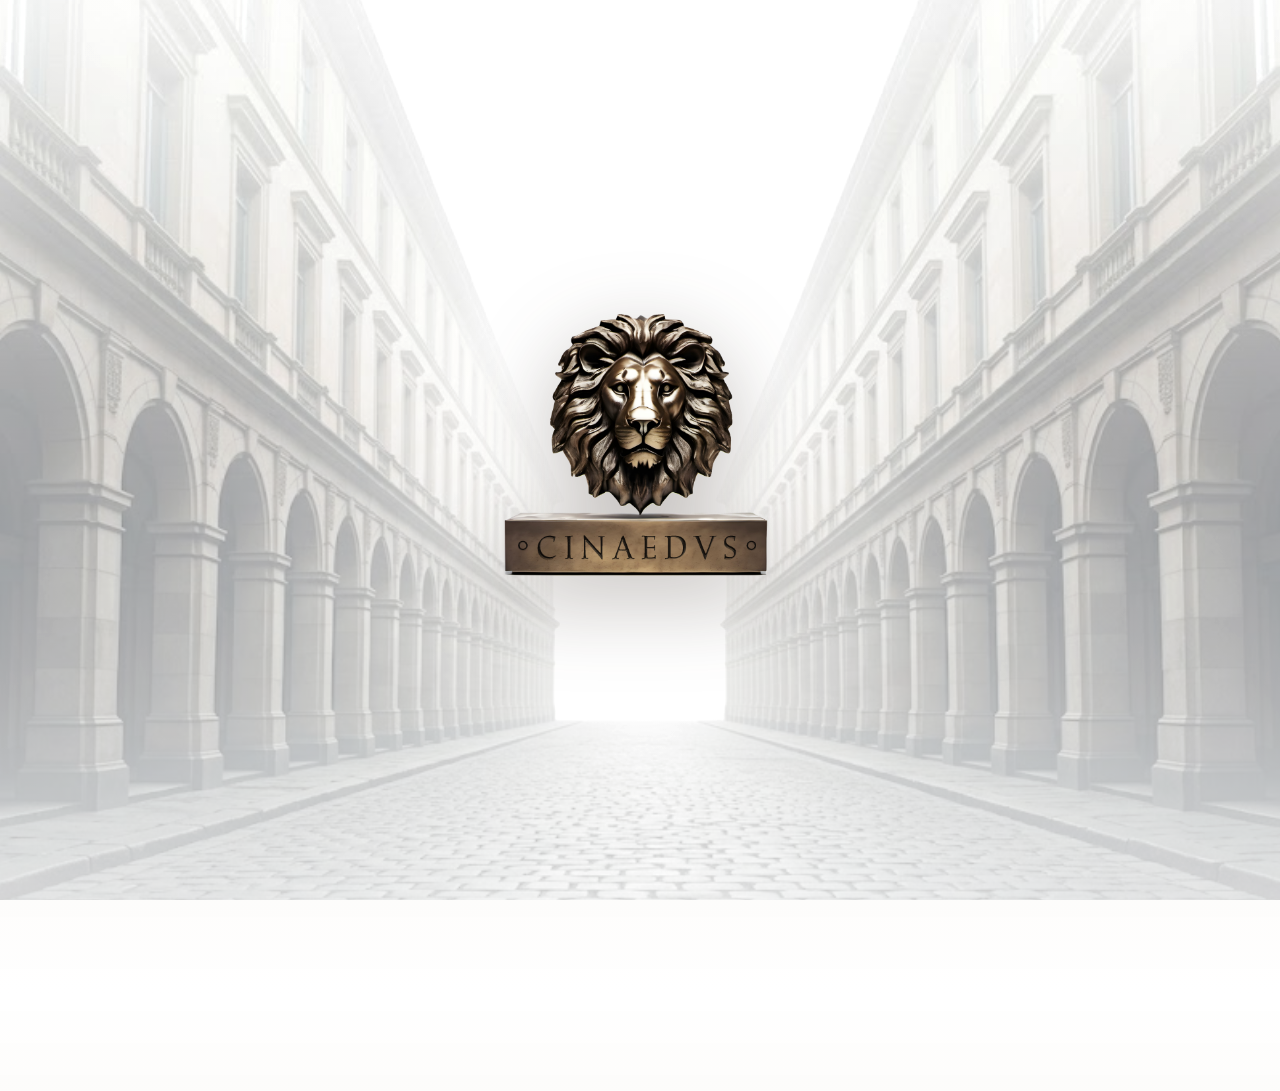
<file: index.html>
<!doctype html>
<html lang="en">
<head>
  <meta charset="utf-8" />
  <meta name="viewport" content="width=device-width, initial-scale=1" />
  <title>CINAEDVS Studios | Forever Bound, Organon, Software, Music, Art and 3D</title>
  <meta name="description" content="CINAEDVS Studios is a multimedia studio for Forever Bound, Organon software projects, Christina Dior music, digital art, bespoke fashion, 3D assets, video and creative production." />
  <meta name="keywords" content="CINAEDVS, CINAEDVS Studios, Forever Bound, Organon, Backroom, Artifex, Christina Dior, fantasy musical, web apps, digital art, bespoke fashion, 3D assets" />
  <meta name="author" content="CINAEDVS Studios" />
  <meta name="robots" content="index, follow, max-image-preview:large" />
  <link rel="canonical" href="https://cinaedvsstudios.github.io/cinaedvs/" />

  <meta property="og:type" content="website" />
  <meta property="og:site_name" content="CINAEDVS Studios" />
  <meta property="og:title" content="CINAEDVS Studios | A Fusion of Ancient Spirit and Modern Creativity" />
  <meta property="og:description" content="Explore Forever Bound, Organon software projects, Christina Dior music, artwork, bespoke fashion and 3D assets from CINAEDVS Studios." />
  <meta property="og:url" content="https://cinaedvsstudios.github.io/cinaedvs/" />
  <meta property="og:image" content="https://cinaedvsstudios.github.io/cinaedvs/assets/img/cinaedvs/cinaedvs-lion-marble.jpg" />
  <meta property="og:image:alt" content="CINAEDVS bronze lion crest on white marble" />

  <meta name="twitter:card" content="summary_large_image" />
  <meta name="twitter:title" content="CINAEDVS Studios" />
  <meta name="twitter:description" content="Forever Bound, Organon software projects, Christina Dior music, artwork, bespoke fashion and 3D assets." />
  <meta name="twitter:image" content="https://cinaedvsstudios.github.io/cinaedvs/assets/img/cinaedvs/cinaedvs-lion-marble.jpg" />

  <link rel="icon" href="assets/img/cinaedvs/cinaedvs-lion-round.png" />
  <link rel="stylesheet" href="assets/css/index.css" />

  <script type="application/ld+json">
  {
    "@context": "https://schema.org",
    "@graph": [
      {
        "@type": "WebSite",
        "@id": "https://cinaedvsstudios.github.io/cinaedvs/#website",
        "url": "https://cinaedvsstudios.github.io/cinaedvs/",
        "name": "CINAEDVS Studios",
        "description": "CINAEDVS Studios is a multimedia studio for Forever Bound, Organon software projects, Christina Dior music, digital art, bespoke fashion, 3D assets, video and creative production.",
        "publisher": {
          "@id": "https://cinaedvsstudios.github.io/cinaedvs/#organization"
        },
        "inLanguage": "en"
      },
      {
        "@type": "Organization",
        "@id": "https://cinaedvsstudios.github.io/cinaedvs/#organization",
        "name": "CINAEDVS Studios",
        "url": "https://cinaedvsstudios.github.io/cinaedvs/",
        "logo": "https://cinaedvsstudios.github.io/cinaedvs/assets/img/cinaedvs/cinaedvs-lion-round.png",
        "email": "cinaedvsstudios@gmail.com",
        "sameAs": [
          "https://www.instagram.com/cinaedvsstudios/",
          "https://www.instagram.com/forever.bound.series/",
          "https://www.instagram.com/misschristinadior"
        ],
        "description": "CINAEDVS Studios is a multimedia studio for Forever Bound, Organon software projects, Christina Dior music, digital art, bespoke fashion, 3D assets, video and creative production."
      }
    ]
  }
  </script>
</head>
<body>
  <a class="skip-link" href="#main">Skip to content</a>

  <div class="entry-screen" aria-label="CINAEDVS opening screen">
    <div class="entry-buildings" aria-hidden="true"></div>
    <button class="entry-lion" type="button" aria-label="Open CINAEDVS Studios">
      <img src="assets/img/cinaedvs/cinaedvs-lion-round.png" alt="" aria-hidden="true" />
    </button>
  </div>

  <header class="site-header" aria-label="Primary navigation">
    <a class="brand-mark" href="./" aria-label="CINAEDVS Studios home">
      <img src="assets/img/cinaedvs/lionhead-transparent.png" alt="" aria-hidden="true" />
      <span>CINAEDVS</span>
    </a>
    <button class="nav-toggle" type="button" aria-expanded="false" aria-controls="top-nav">Menu</button>
    <nav id="top-nav" class="top-nav" aria-label="Main sections">
      <a href="#landing" data-slide-link="0">Home</a>
      <a href="#current-focus" data-slide-link="1">Current Focus</a>
      <a href="#video-productions">Video Productions</a>
      <a href="#software" data-slide-link="2">Software</a>
      <a href="#music" data-slide-link="3">Music</a>
      <a href="#studio-work" data-slide-link="4">Studio Work</a>
      <a href="#about" data-slide-link="5">About</a>
    </nav>
  </header>

  <main id="main" class="slider-shell" aria-live="polite">
    <button class="carousel-arrow carousel-prev" type="button" aria-label="Previous section">‹</button>

    <div class="carousel-viewport" tabindex="0" aria-label="CINAEDVS section carousel">
      <div class="carousel-track">
        <section id="landing" class="slide" aria-labelledby="landing-title" data-title="Home">
          <article class="slide-card marble-card roman-border landing-card">
            <div class="landing-copy">
              <p class="eyebrow">CINAEDVS Studios</p>
              <h1 id="landing-title">A Fusion of Ancient Spirit and Modern Creativity</h1>
              <p>CINAEDVS is a multimedia brand specializing in dance and pop music, video, digital art, and bespoke clothing. Drawing inspiration from ancient history and merging it with contemporary flair, CINAEDVS creates unique, engaging content for the queer community in Europe and worldwide. Celebrate individuality and timeless artistry with CINAEDVS.</p>
              <p class="focus-line"><strong>Current focus:</strong> Forever Bound and the Organon software projects are the main focuses in 2026.</p>
              <div class="button-row">
                <a class="action gold" href="#current-focus" data-slide-link="1">Current Focus</a>
                <a class="action gold" href="https://sites.google.com/view/foreverbound">Forever Bound</a>
                <a class="action gold" href="https://cinaedvsstudios.github.io/Organon/">Organon</a>
              </div>
            </div>
            <div class="landing-art" aria-hidden="true">
              <img class="doorway" src="assets/img/cinaedvs/olympus-doorway.png" alt="" />
              <img class="crest" src="assets/img/cinaedvs/cinaedvs-lion-round.png" alt="" />
            </div>
          </article>
        </section>

        <section id="current-focus" class="slide" aria-labelledby="focus-title" data-title="Current Focus">
          <article class="slide-card focus-card">
            <div class="section-title-block">
              <p class="eyebrow">Current Focus</p>
              <h2 id="focus-title" class="visually-hidden">Current Focus</h2>
            </div>

            <div class="two-panel-grid">
              <div class="feature-panel forever-panel">
                <div class="feature-media">
                  <img class="forever-banner" src="assets/img/forever-bound/forever-bound-banner.jpg" alt="Forever Bound title artwork" />
                </div>
                <div class="feature-copy">
                  <p class="eyebrow">Streaming Shows</p>
                  <p>An epic, time-traveling historical action/fantasy-romance musical spanning 5,000 years.</p>
                  <p>In a world filled with ancient magic, a love that spans centuries is bound by fate, torn by dark forces, and rekindled across lifetimes.</p>
                  <p class="question-line">What if your soulmate was reborn every few centuries—but never remembered you?</p>
                  <div class="button-row">
                    <a class="action wood" href="https://sites.google.com/view/foreverbound">Visit Forever Bound</a>
                    <a class="action wood" href="https://www.instagram.com/forever.bound.series/">Instagram</a>
                  </div>
                </div>
              </div>

              <div class="feature-panel software-panel-mini">
                <div class="feature-media software-symbols">
                  <img src="assets/img/organon/organon-aqueduct-logo.png" alt="Organon aqueduct logo" />
                  <img src="assets/img/organon/organon-title.png" alt="Organon title plaque" />
                </div>
                <div class="feature-copy">
                  <p class="eyebrow">Software</p>
                  <h3>Organon</h3>
                  <p>Check out the below apps currently active or under development.</p>
                  <div class="button-row">
                    <a class="action gold" href="#software" data-slide-link="2">View Software</a>
                    <a class="action gold" href="https://cinaedvsstudios.github.io/Organon/">Open Organon</a>
                  </div>
                </div>
              </div>
            </div>
          </article>
        </section>

        <section id="video-productions" class="slide" aria-labelledby="video-productions-title" data-title="Video Productions">
          <article class="slide-card marble-card roman-border software-card video-productions-card">
            <div class="section-title-block compact">
              <p class="eyebrow">Video Productions</p>
              <h2 id="video-productions-title">Video Productions</h2>
              <p>Original storytelling, animation and historical productions from CINAEDVS Studios.</p>
            </div>

            <div class="app-grid video-productions-grid">
              <article class="app-card video-production-app">
                <div class="app-media video-production-media forever-production-media">
                  <img src="assets/img/forever-bound/forever-bound-banner.jpg" alt="Forever Bound series banner" />
                </div>
                <h3>Forever Bound</h3>
                <p>An epic historical fantasy-romance musical, where ancient magic and reincarnated love collide across 5,000 years.</p>
                <div class="button-row">
                  <a class="action gold" href="https://sites.google.com/view/foreverbound" target="_blank" rel="noopener noreferrer">Series Website</a>
                  <a class="action gold" href="https://www.instagram.com/forever.bound.series/" target="_blank" rel="noopener noreferrer">Instagram</a>
                </div>
              </article>

              <article class="app-card video-production-app">
                <div class="app-media video-production-media venividivici-production-media">
                  <img src="assets/img/video-productions/venividivici-card.webp?v=20261101" alt="VENI · VIDI · VICI — Voices History Left Behind, Roman columns and flame-lit series artwork" />
                </div>
                <h3>VENIVIDIVICI</h3>
                <p>Immersive, character-driven stories of Ancient Rome, beginning with Emperor Domitian's final days in AD 96.</p>
                <div class="button-row">
                  <a class="action gold" href="https://www.youtube.com/@VoicesHistoryLeftBehind" target="_blank" rel="noopener noreferrer">YouTube</a>
                  <a class="action gold" href="https://github.com/cinaedvsstudios/VENIVIDIVICI" target="_blank" rel="noopener noreferrer">GitHub</a>
                  <a class="action gold" href="mailto:voiceshistoryleftbehind@gmail.com">Email</a>
                </div>
              </article>
            </div>
          </article>
        </section>

        <section id="software" class="slide" aria-labelledby="software-title" data-title="Software">
          <article class="slide-card marble-card roman-border software-card">
            <div class="section-title-block compact">
              <p class="eyebrow">Software</p>
              <h2 id="software-title">Web Apps</h2>
              <p>Check out the below apps currently active or under development.</p>
            </div>

            <div class="app-grid">
              <article class="app-card artifex-app">
                <div class="app-media artifex-media">
                  <img src="assets/img/software/artifex-title.png" alt="Artifex title artwork" />
                </div>
                <h3>Artifex</h3>
                <p>Web game editor / designer.</p>
              </article>

              <article class="app-card organon-app">
                <div class="app-media organon-media">
                  <img class="organon-logo" src="assets/img/organon/organon-aqueduct-logo.png" alt="Organon aqueduct logo" />
                  <img class="organon-title" src="assets/img/organon/organon-title.png" alt="Organon title plaque" />
                </div>
                <h3>Organon</h3>
                <p>Software project currently live from CINAEDVS Studios.</p>
                <a class="action gold" href="https://cinaedvsstudios.github.io/Organon/">Open Organon</a>
              </article>

              <article class="app-card backroom-app">
                <div class="app-media backroom-media">
                  <img src="assets/img/software/backroom-banner.png" alt="Backroom banner artwork" />
                </div>
                <h3>Backroom</h3>
                <p>Venue and travel directory app.</p>
                <a class="action gold" href="https://cinaedvsstudios.github.io/Backroom-site/">Open Backroom</a>
              </article>
            </div>
          </article>
        </section>

        <section id="music" class="slide" aria-labelledby="music-title" data-title="Music">
          <article class="slide-card glitter-card music-card">
            <div class="music-content">
              <div class="music-copy">
                <p class="eyebrow">Music</p>
                <h2 id="music-title">Christina Dior</h2>
                <p>Check out the songs by artist Christina Dior that are produced by CINAEDVS Studios.</p>
                <div class="button-row music-buttons">
                  <a class="action gray" href="https://music.apple.com/us/search?term=Christina%20D%C3%AFor">Apple Music</a>
                  <a class="action gray" href="https://www.youtube.com/playlist?list=OLAK5uy_ncZ_9x5QwFRWIBLYELqSf3jyI3webECPI">YouTube</a>
                  <a class="action gray" href="https://music.youtube.com/watch?v=QFphu25ktjk">YouTube Music</a>
                  <a class="action gray" href="https://prf.hn/click/camref:1101ljvYv/pubref:albumuuid%3D3A9A8D5F-05EE-4763-946A3510346AF416/destination:https://open.spotify.com/search/Christina%20D%C3%AFor">Spotify</a>
                  <a class="action gray" href="https://sites.google.com/view/christina-dior/news">News</a>
                  <a class="action gray" href="https://www.instagram.com/misschristinadior">Instagram</a>
                  <a class="action gray" href="https://linkpop.com/misschristinadior/index.html">Links</a>
                </div>
              </div>
              <div class="music-image">
                <img src="assets/img/archive/music-note.jpg" alt="Music artwork preview" />
              </div>
            </div>
          </article>
        </section>

        <section id="studio-work" class="slide" aria-labelledby="studio-title" data-title="Studio Work">
          <article class="slide-card tile-card roman-border studio-card">
            <div class="section-title-block compact">
              <p class="eyebrow">Studio Work</p>
              <h2 id="studio-title">Artwork, Fashion and 3D</h2>
              <p>Other projects from CINAEDVS such as artwork, bespoke fashion, 3D assets.</p>
            </div>

            <div class="archive-grid">
              <a class="archive-card" href="artwork.html">
                <img src="assets/img/archive/artwork-dior-bust.jpg" alt="Digital artwork bust" />
                <span>Artwork</span>
              </a>
              <a class="archive-card" href="clothing.html">
                <img src="assets/img/archive/clothes-pic.jpg" alt="Clothing design preview" />
                <span>Clothing</span>
              </a>
              <a class="archive-card" href="models.html">
                <img src="assets/img/archive/model-3d.jpg" alt="3D model preview" />
                <span>3D Models</span>
              </a>
            </div>
          </article>
        </section>

        <section id="about" class="slide" aria-labelledby="about-title" data-title="About">
          <article class="slide-card marble-card roman-border about-story-card">
            <div class="about-story-copy">
              <p class="eyebrow">About CINAEDVS</p>
              <h2 id="about-title">A multimedia studio built from ancient history and modern production.</h2>
              <p>CINAEDVS is a groundbreaking multimedia brand dedicated to music, video, and digital art production, with a distinctive line of bespoke clothing.</p>
              <p>Focusing primarily on dance and pop tracks, CINAEDVS also excels in creating engaging video and digital art for social media and advertising.</p>
              <p>With a target audience rooted in the queer community of Europe and beyond, CINAEDVS aims to deliver content that resonates deeply with its vibrant and diverse followers.</p>
              <div class="button-row about-links">
                <a class="action gold" href="mailto:cinaedvsstudios@gmail.com">Email</a>
                <a class="action gold" href="https://www.instagram.com/cinaedvsstudios/">Instagram</a>
              </div>
            </div>
            <div class="about-story-art column-art" aria-hidden="true">
              <img src="assets/img/cinaedvs/cinaedvs-column.png" alt="" />
            </div>
          </article>
        </section>

        <section id="about-origin" class="slide" aria-labelledby="about-origin-title" data-title="About II">
          <article class="slide-card tile-card roman-border about-story-card about-origin-card">
            <div class="about-story-copy">
              <p class="eyebrow">About CINAEDVS</p>
              <h2 id="about-origin-title">CINAEDVS</h2>
              <p>Drawing inspiration from ancient history, CINAEDVS merges historical aesthetics with contemporary flair.</p>
              <p>The brand's name, a Latin word derived from “cinaedus,” evokes the image of a gender-deviant entertainer from antiquity, known for his effeminate style and hedonistic allure. This term, which historically referenced an effeminate dancer, reflects the brand's mission to challenge conventional norms and celebrate individuality.</p>
              <p>By blending ancient chord progressions and historical motifs with modern production techniques and fabrics, CINAEDVS uniquely captures the essence of ancient European artistry and reinvents it for today’s audience.</p>
              <p>This innovative approach not only sets CINAEDVS apart but also honors the timeless spirit of cultural and artistic expression, bringing a rich historical legacy into the present and making it accessible to a new generation.</p>
            </div>
            <div class="about-story-art tree-art" aria-hidden="true">
              <img src="assets/img/cinaedvs/cinaedvs-tree.png" alt="" />
            </div>
          </article>
        </section>
      </div>
    </div>

    <button class="carousel-arrow carousel-next" type="button" aria-label="Next section">›</button>

    <div class="carousel-status" aria-label="Carousel position">
      <div class="slide-name">Home</div>
      <div class="carousel-dots" aria-label="Section buttons"></div>
    </div>
  </main>

  <footer id="contact" class="site-footer">
    <div class="footer-inner">
      <img class="footer-logo" src="assets/img/cinaedvs/cinaedvs-lion-round.png" alt="CINAEDVS bronze lion logo" />
      <div>
        <p class="footer-brand">CINAEDVS Studios</p>
        <p class="footer-small">© CINAEDVS Studios. A fusion of ancient spirit and modern creativity.</p>
      </div>
      <nav class="footer-links" aria-label="Contact and social links">
        <a href="mailto:cinaedvsstudios@gmail.com">Email</a>
        <a href="https://www.instagram.com/cinaedvsstudios/">Instagram</a>
        <a href="https://www.instagram.com/forever.bound.series/">Forever Bound</a>
      </nav>
    </div>
  </footer>

  <script src="assets/js/index.js"></script>
</body>
</html>
</file>
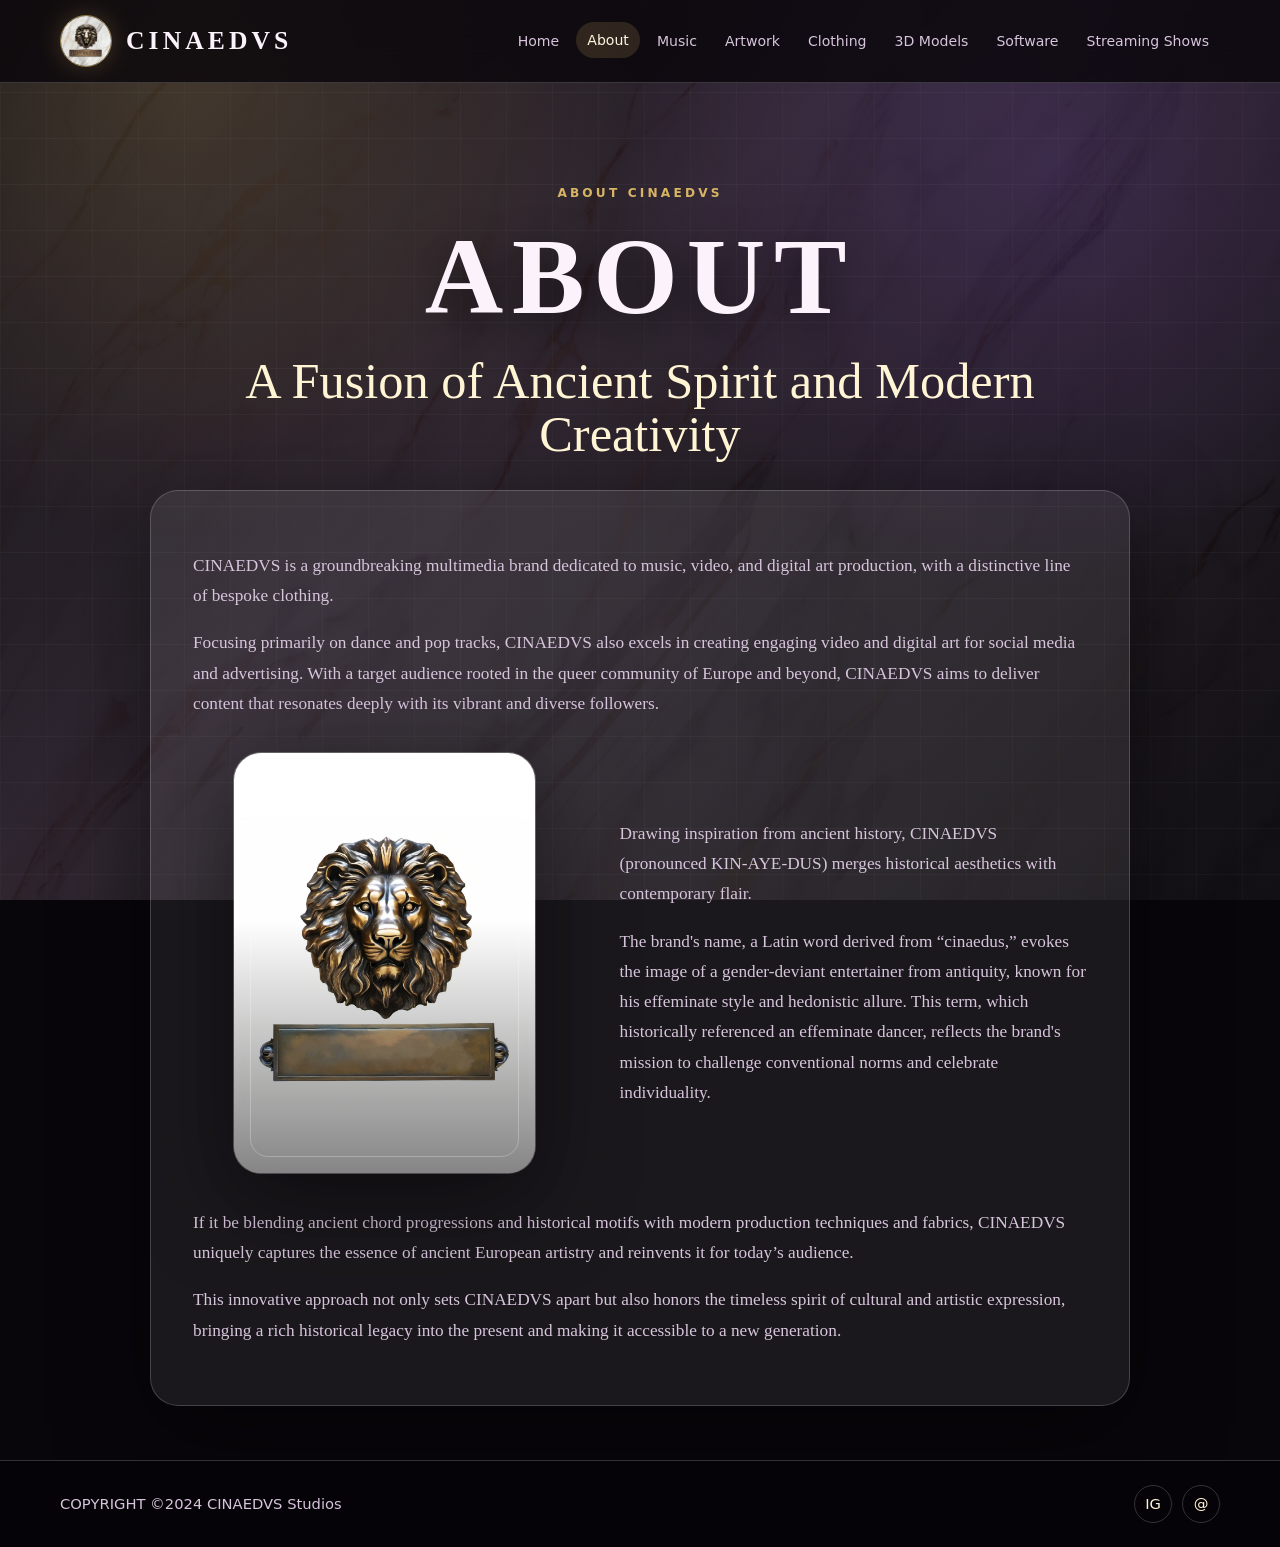
<file: about.html>
<!doctype html>
<html lang="en">
<head>
  <meta charset="utf-8">
  <meta name="viewport" content="width=device-width, initial-scale=1">
  <title>About | CINAEDVS</title>
  <meta name="description" content="About CINAEDVS Studios.">
  <link rel="stylesheet" href="assets/css/style.css">
</head>
<body>
  <header class="site-header">
    <div class="nav-shell">
      <a class="brand" href="index.html"><img src="logo%20small.jpg" alt="CINAEDVS logo"><span>CINAEDVS</span></a>
      <nav class="site-nav" aria-label="Main navigation">
        <a data-nav href="index.html">Home</a>
        <a data-nav href="about.html">About</a>
        <a data-nav href="music.html">Music</a>
        <a data-nav href="artwork.html">Artwork</a>
        <a data-nav href="clothing.html">Clothing</a>
        <a data-nav href="models.html">3D Models</a>
        <a data-nav href="software.html">Software</a>
        <a data-nav href="streaming.html">Streaming Shows</a>
      </nav>
    </div>
  </header>

  <main>
    <section class="hero compact">
      <div>
        <p class="eyebrow">About CINAEDVS</p>
        <h1>About</h1>
        <h2>A Fusion of Ancient Spirit and Modern Creativity</h2>
      </div>
    </section>

    <section class="page-card">
      <p>CINAEDVS is a groundbreaking multimedia brand dedicated to music, video, and digital art production, with a distinctive line of bespoke clothing.</p>
      <p>Focusing primarily on dance and pop tracks, CINAEDVS also excels in creating engaging video and digital art for social media and advertising. With a target audience rooted in the queer community of Europe and beyond, CINAEDVS aims to deliver content that resonates deeply with its vibrant and diverse followers.</p>
      <div class="split">
        <figure class="image-frame">
          <img src="lion%20head.jpg" alt="CINAEDVS lion head artwork">
        </figure>
        <div>
          <p>Drawing inspiration from ancient history, CINAEDVS (pronounced KIN-AYE-DUS) merges historical aesthetics with contemporary flair.</p>
          <p>The brand's name, a Latin word derived from “cinaedus,” evokes the image of a gender-deviant entertainer from antiquity, known for his effeminate style and hedonistic allure. This term, which historically referenced an effeminate dancer, reflects the brand's mission to challenge conventional norms and celebrate individuality.</p>
        </div>
      </div>
      <p>If it be blending ancient chord progressions and historical motifs with modern production techniques and fabrics, CINAEDVS uniquely captures the essence of ancient European artistry and reinvents it for today’s audience.</p>
      <p>This innovative approach not only sets CINAEDVS apart but also honors the timeless spirit of cultural and artistic expression, bringing a rich historical legacy into the present and making it accessible to a new generation.</p>
    </section>
  </main>

  <footer class="site-footer">
    <div class="footer-shell">
      <p>COPYRIGHT ©2024 CINAEDVS Studios</p>
      <div class="socials" aria-label="Social links">
        <a href="#" aria-label="Instagram">IG</a>
        <a href="mailto:hello@cinaedvs.com" aria-label="Email">@</a>
      </div>
    </div>
  </footer>
  <script src="assets/js/main.js"></script>
</body>
</html>
</file>
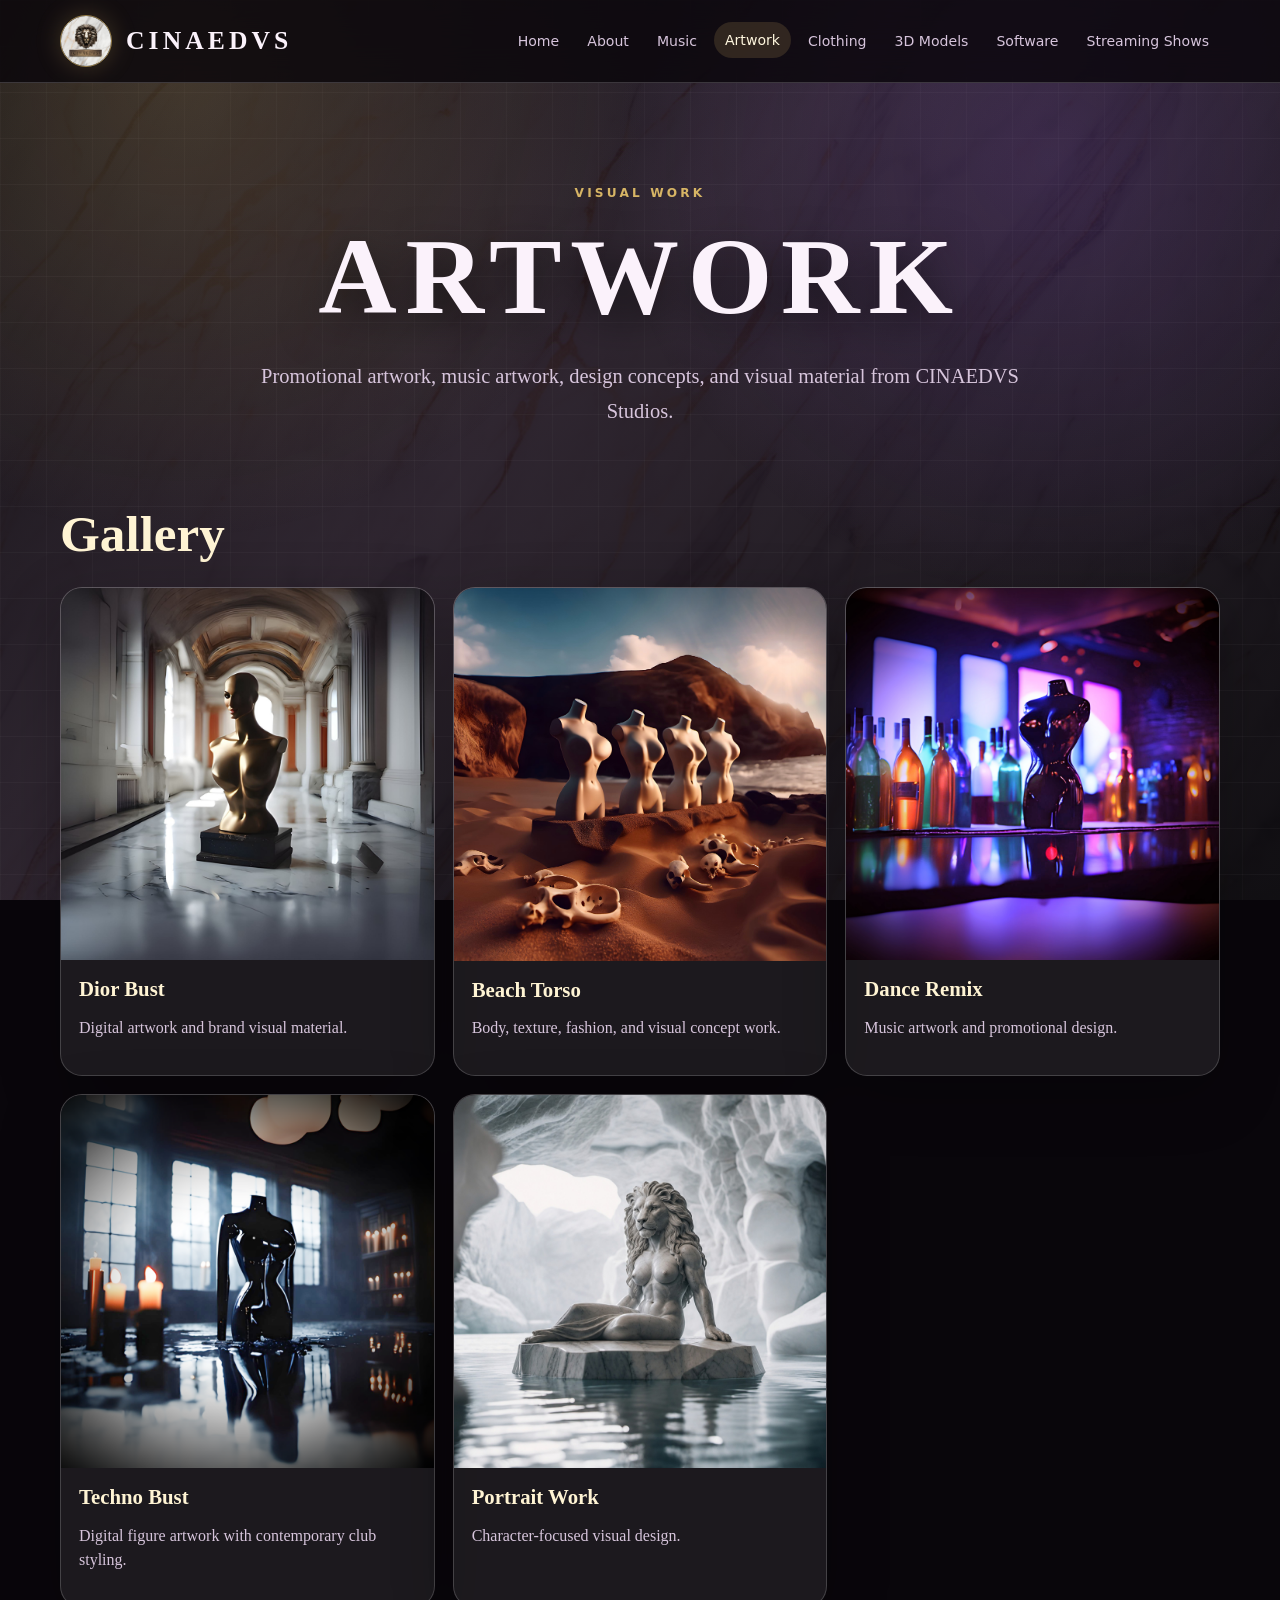
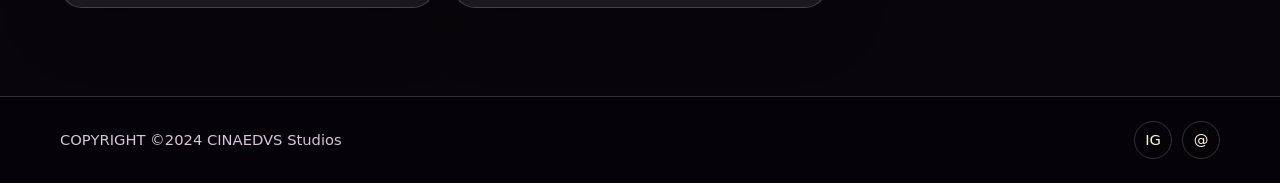
<file: artwork.html>
<!doctype html>
<html lang="en">
<head>
  <meta charset="utf-8">
  <meta name="viewport" content="width=device-width, initial-scale=1">
  <title>Artwork | CINAEDVS</title>
  <meta name="description" content="Artwork and design by CINAEDVS Studios.">
  <link rel="stylesheet" href="assets/css/style.css">
</head>
<body>
  <header class="site-header">
    <div class="nav-shell">
      <a class="brand" href="index.html"><img src="logo%20small.jpg" alt="CINAEDVS logo"><span>CINAEDVS</span></a>
      <nav class="site-nav" aria-label="Main navigation">
        <a data-nav href="index.html">Home</a>
        <a data-nav href="about.html">About</a>
        <a data-nav href="music.html">Music</a>
        <a data-nav href="artwork.html">Artwork</a>
        <a data-nav href="clothing.html">Clothing</a>
        <a data-nav href="models.html">3D Models</a>
        <a data-nav href="software.html">Software</a>
        <a data-nav href="streaming.html">Streaming Shows</a>
      </nav>
    </div>
  </header>

  <main>
    <section class="hero compact">
      <div>
        <p class="eyebrow">Visual work</p>
        <h1>Artwork</h1>
        <p class="lede">Promotional artwork, music artwork, design concepts, and visual material from CINAEDVS Studios.</p>
      </div>
    </section>

    <section class="section">
      <h2>Gallery</h2>
      <div class="gallery-grid">
        <article class="gallery-card">
          <img src="Artwork/Dior%20Bust.jpg" alt="Dior Bust artwork">
          <div><h3>Dior Bust</h3><p>Digital artwork and brand visual material.</p></div>
        </article>
        <article class="gallery-card">
          <img src="Artwork/beach%20torso.jpg" alt="Beach torso artwork">
          <div><h3>Beach Torso</h3><p>Body, texture, fashion, and visual concept work.</p></div>
        </article>
        <article class="gallery-card">
          <img src="Artwork/dance%20remix.jpg" alt="Dance remix artwork">
          <div><h3>Dance Remix</h3><p>Music artwork and promotional design.</p></div>
        </article>
        <article class="gallery-card">
          <img src="Artwork/techo%20bust.png" alt="Techno bust artwork">
          <div><h3>Techno Bust</h3><p>Digital figure artwork with contemporary club styling.</p></div>
        </article>
        <article class="gallery-card">
          <img src="Artwork/woman.jpg" alt="Woman artwork">
          <div><h3>Portrait Work</h3><p>Character-focused visual design.</p></div>
        </article>
      </div>
    </section>
  </main>

  <footer class="site-footer">
    <div class="footer-shell">
      <p>COPYRIGHT ©2024 CINAEDVS Studios</p>
      <div class="socials" aria-label="Social links">
        <a href="#" aria-label="Instagram">IG</a>
        <a href="mailto:hello@cinaedvs.com" aria-label="Email">@</a>
      </div>
    </div>
  </footer>
  <script src="assets/js/main.js"></script>
</body>
</html>
</file>
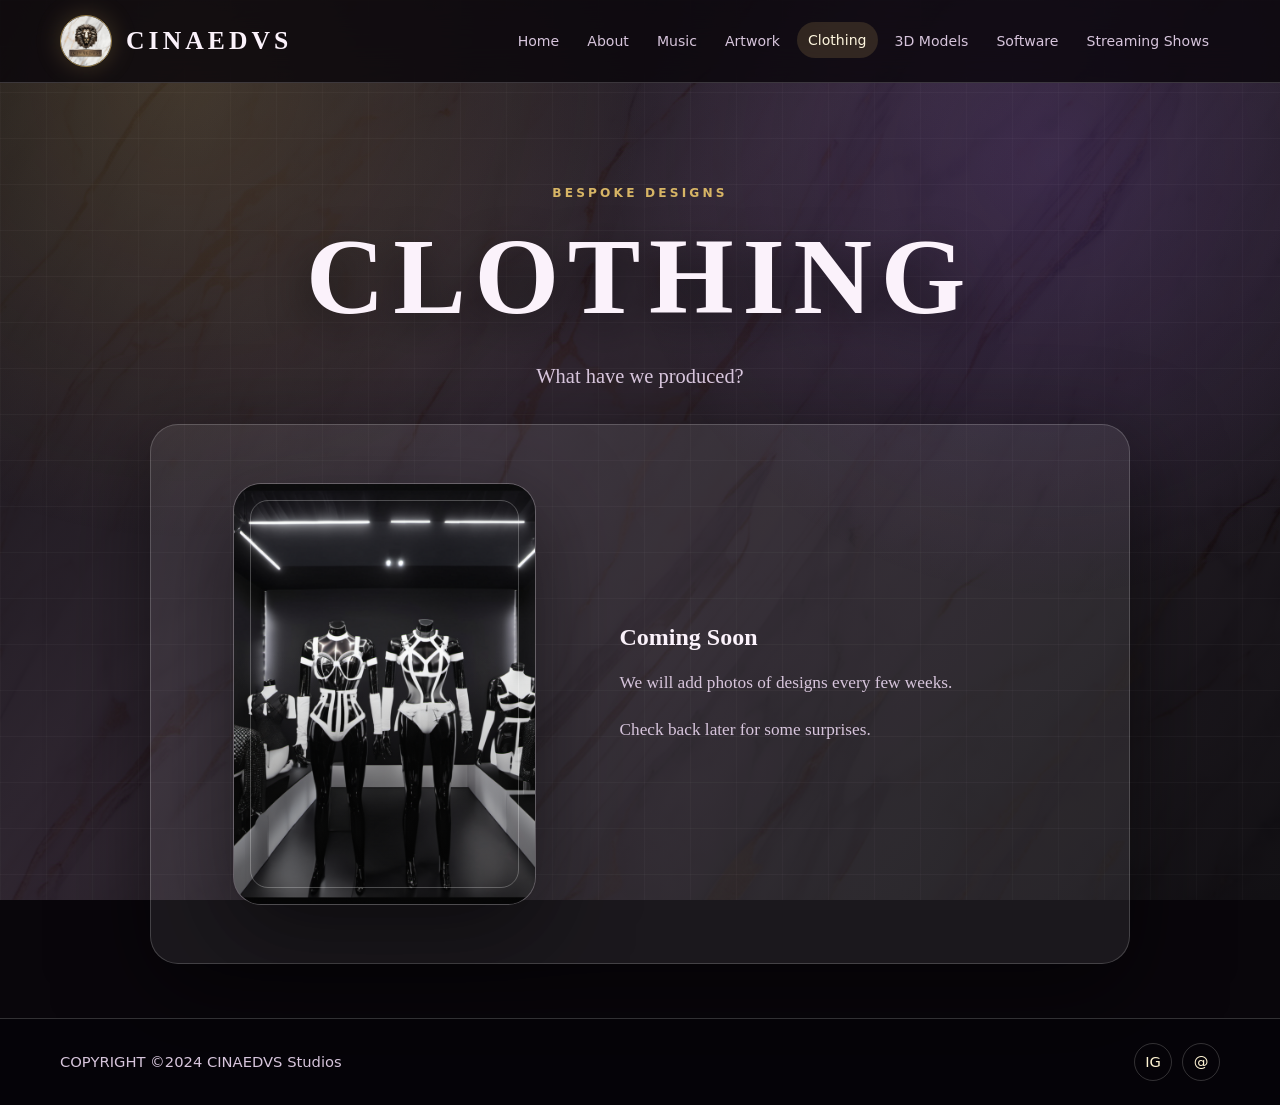
<file: clothing.html>
<!doctype html>
<html lang="en">
<head>
  <meta charset="utf-8">
  <meta name="viewport" content="width=device-width, initial-scale=1">
  <title>Clothing | CINAEDVS</title>
  <meta name="description" content="Bespoke clothing by CINAEDVS Studios.">
  <link rel="stylesheet" href="assets/css/style.css">
</head>
<body>
  <header class="site-header">
    <div class="nav-shell">
      <a class="brand" href="index.html"><img src="logo%20small.jpg" alt="CINAEDVS logo"><span>CINAEDVS</span></a>
      <nav class="site-nav" aria-label="Main navigation">
        <a data-nav href="index.html">Home</a>
        <a data-nav href="about.html">About</a>
        <a data-nav href="music.html">Music</a>
        <a data-nav href="artwork.html">Artwork</a>
        <a data-nav href="clothing.html">Clothing</a>
        <a data-nav href="models.html">3D Models</a>
        <a data-nav href="software.html">Software</a>
        <a data-nav href="streaming.html">Streaming Shows</a>
      </nav>
    </div>
  </header>

  <main>
    <section class="hero compact">
      <div>
        <p class="eyebrow">Bespoke designs</p>
        <h1>Clothing</h1>
        <p class="lede">What have we produced?</p>
      </div>
    </section>

    <section class="page-card">
      <div class="split">
        <figure class="image-frame">
          <img src="Clothes/pic.jpg" alt="CINAEDVS clothing design">
        </figure>
        <div>
          <h2>Coming Soon</h2>
          <p>We will add photos of designs every few weeks.</p>
          <p>Check back later for some surprises.</p>
        </div>
      </div>
    </section>
  </main>

  <footer class="site-footer">
    <div class="footer-shell">
      <p>COPYRIGHT ©2024 CINAEDVS Studios</p>
      <div class="socials" aria-label="Social links">
        <a href="#" aria-label="Instagram">IG</a>
        <a href="mailto:hello@cinaedvs.com" aria-label="Email">@</a>
      </div>
    </div>
  </footer>
  <script src="assets/js/main.js"></script>
</body>
</html>
</file>
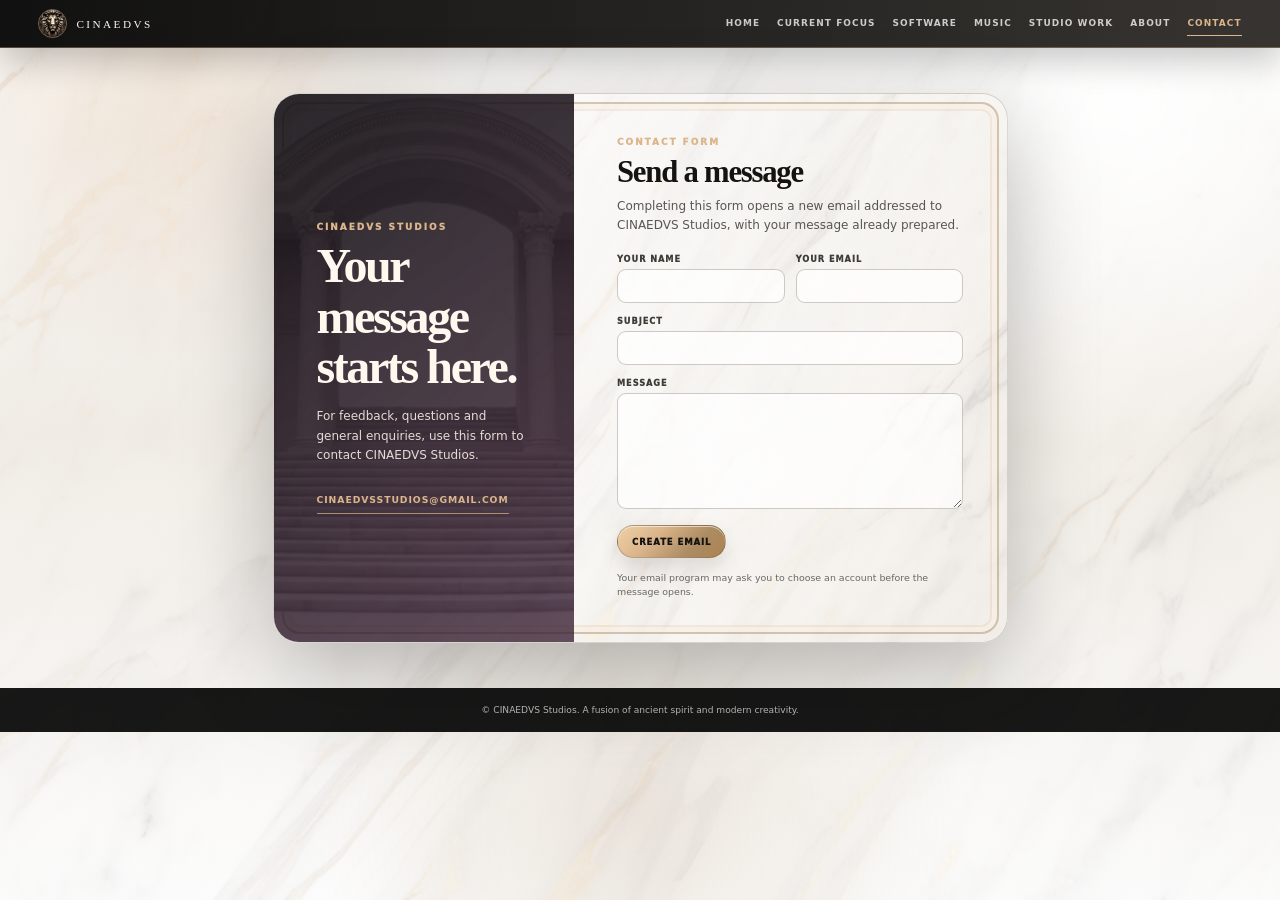
<file: contact.html>
<!doctype html>
<html lang="en">
<head>
  <meta charset="utf-8">
  <meta name="viewport" content="width=device-width, initial-scale=1">
  <title>Contact | CINAEDVS Studios</title>
  <meta name="description" content="Contact CINAEDVS Studios for feedback, questions and general enquiries.">
  <link rel="icon" href="assets/img/cinaedvs/cinaedvs-lion-round.png">
  <style>
    :root{--ink:#15130f;--white:#fbfaf7;--gold:#ac8c63;--light-gold:#dbb58b;--old-gold:#ab834f;--shadow:0 30px 90px rgba(0,0,0,.26)}
    *{box-sizing:border-box} body{min-height:100vh;margin:0;color:var(--ink);font-family:Inter,ui-sans-serif,system-ui,-apple-system,BlinkMacSystemFont,"Segoe UI",sans-serif;background:linear-gradient(180deg,rgba(255,255,255,.82),rgba(243,238,231,.88) 48%,rgba(255,255,255,.84)),url("assets/img/cinaedvs/cinaedvs-white-marble-gold.jpg") center/cover fixed} body:before{content:"";position:fixed;inset:0;z-index:-1;pointer-events:none;background:radial-gradient(circle at 14% 7%,rgba(219,181,139,.28),transparent 22%),radial-gradient(circle at 88% 12%,rgba(255,255,255,.88),transparent 26%),radial-gradient(circle at 50% 92%,rgba(172,140,99,.17),transparent 31%)} a{color:inherit}
    .site-header{display:flex;align-items:center;justify-content:space-between;gap:14px;padding:9px clamp(14px,3vw,39px);color:var(--white);background:linear-gradient(90deg,rgba(7,7,7,.96),rgba(38,35,31,.92));border-bottom:1px solid rgba(219,181,139,.34);box-shadow:0 12px 34px rgba(0,0,0,.22)} .brand-mark{display:inline-flex;align-items:center;gap:9px;color:var(--white);text-decoration:none;font-family:Georgia,"Times New Roman",serif;font-size:.7rem;letter-spacing:.22em;text-transform:uppercase}.brand-mark img{width:29px;height:29px;object-fit:cover;border:1px solid rgba(219,181,139,.5);border-radius:50%}.site-nav{display:flex;flex-wrap:wrap;justify-content:flex-end;gap:clamp(8px,1.5vw,17px);font-size:.56rem;font-weight:900;letter-spacing:.12em;text-transform:uppercase}.site-nav a{padding:7px 0;color:rgba(251,250,247,.78);border-bottom:1px solid transparent;text-decoration:none}.site-nav a:hover,.site-nav a:focus-visible,.site-nav a[aria-current=page]{color:var(--light-gold);border-color:var(--light-gold)}
    main{width:min(735px,calc(100% - 34px));margin:clamp(25px,5vh,57px) auto}.contact-card{position:relative;display:grid;grid-template-columns:minmax(0,.82fr) minmax(0,1.18fr);overflow:hidden;border:1px solid rgba(74,60,49,.2);border-radius:26px;background:linear-gradient(120deg,rgba(255,255,255,.92),rgba(245,241,235,.82)),url("assets/img/cinaedvs/cinaedvs-white-marble-gold.jpg") center/cover;box-shadow:var(--shadow)}.contact-card:before{content:"";position:absolute;inset:8px;pointer-events:none;border:2px solid rgba(172,140,99,.48);border-radius:18px;box-shadow:inset 0 0 0 5px rgba(255,255,255,.42),inset 0 0 0 7px rgba(219,181,139,.23)}.contact-intro,.contact-form-wrap{position:relative;z-index:1;padding:clamp(21px,3.75vw,43px)}.contact-intro{display:flex;flex-direction:column;justify-content:center;min-height:450px;color:var(--white);background:linear-gradient(145deg,rgba(12,9,13,.88),rgba(53,26,47,.77)),url("assets/img/cinaedvs/olympus-doorway.png") center/cover}
    .eyebrow{margin:0 0 9px;color:var(--light-gold);font-size:.56rem;font-weight:950;letter-spacing:.22em;text-transform:uppercase}h1,h2{margin:0;font-family:Georgia,"Times New Roman",serif;line-height:1.05}h1{max-width:315px;color:#fff8ef;font-size:clamp(2.05rem,3.75vw,3.52rem);letter-spacing:-.05em}.contact-intro p:not(.eyebrow){max-width:330px;margin:15px 0 0;color:rgba(255,248,239,.86);font-size:.75rem;line-height:1.62}.email-link{display:inline-flex;width:fit-content;margin-top:20px;padding:8px 0;color:var(--light-gold);border-bottom:1px solid rgba(219,181,139,.7);font-size:.58rem;font-weight:900;letter-spacing:.1em;text-decoration:none;text-transform:uppercase}
    .contact-form-wrap{display:flex;flex-direction:column;justify-content:center}.contact-form-wrap h2{font-size:clamp(1.43rem,2.4vw,2.36rem);letter-spacing:-.04em}.form-intro{margin:9px 0 20px;color:rgba(21,19,15,.7);font-size:.75rem;line-height:1.55}form{display:grid;gap:13px}.field-row{display:grid;grid-template-columns:repeat(2,minmax(0,1fr));gap:11px}label{display:grid;gap:5px;color:rgba(21,19,15,.82);font-size:.51rem;font-weight:950;letter-spacing:.12em;text-transform:uppercase}input,textarea{width:100%;border:1px solid rgba(74,60,49,.27);border-radius:9px;outline:none;padding:9px 10px;color:var(--ink);background:rgba(255,255,255,.72);font:inherit;font-size:.72rem;letter-spacing:normal;text-transform:none;transition:border-color .18s ease,box-shadow .18s ease,background .18s ease}textarea{min-height:116px;resize:vertical}input:focus,textarea:focus{border-color:var(--old-gold);background:rgba(255,255,255,.96);box-shadow:0 0 0 3px rgba(172,140,99,.16)}.hidden-field{position:absolute;width:1px;height:1px;overflow:hidden;clip:rect(0 0 0 0);white-space:nowrap;clip-path:inset(50%)}.actions{display:flex;align-items:center;flex-wrap:wrap;gap:11px;margin-top:3px}button{min-height:33px;padding:8px 14px;cursor:pointer;color:var(--ink);border:1px solid rgba(74,60,49,.28);border-radius:999px;background:linear-gradient(135deg,#f0d1a7,var(--light-gold) 34%,var(--gold) 70%,var(--old-gold));box-shadow:0 9px 18px rgba(74,60,49,.14),inset 0 1px 0 rgba(255,255,255,.58);font:inherit;font-size:.53rem;font-weight:950;letter-spacing:.11em;text-transform:uppercase;transition:transform .18s ease,box-shadow .18s ease}button:hover,button:focus-visible{transform:translateY(-2px);box-shadow:0 12px 23px rgba(74,60,49,.2),inset 0 1px 0 rgba(255,255,255,.66)}.form-note,.form-status{margin:0;color:rgba(21,19,15,.62);font-size:.59rem;line-height:1.45}.form-status{min-height:1.45em;color:#634214;font-weight:700}.site-footer{padding:17px 13px;color:rgba(251,250,247,.72);background:rgba(7,7,7,.93);text-align:center}.site-footer p{margin:0;font-size:.57rem}
    @media(max-width:820px){.site-header{align-items:flex-start;flex-direction:column}.site-nav{justify-content:flex-start}main{width:min(980px,calc(100% - 34px));margin:clamp(34px,7vh,76px) auto}.contact-card{grid-template-columns:1fr;border-radius:34px}.contact-card:before{inset:10px;border-radius:24px}.contact-intro,.contact-form-wrap{padding:clamp(28px,5vw,58px)}.contact-intro{min-height:360px}h1{max-width:420px;font-size:clamp(2.7rem,5vw,4.7rem)}.contact-intro p:not(.eyebrow),.form-intro{font-size:1rem}.eyebrow{font-size:.74rem}.contact-form-wrap h2{font-size:clamp(1.9rem,3.2vw,3.15rem)}form{gap:17px}.field-row{gap:14px}label{gap:7px;font-size:.68rem}input,textarea{padding:12px 13px;font-size:.96rem;border-radius:12px}textarea{min-height:155px}button{min-height:44px;padding:11px 18px;font-size:.7rem}.form-note,.form-status{font-size:.78rem}.site-footer{padding:22px 17px}.site-footer p{font-size:.76rem}}
    @media(max-width:540px){.brand-mark span{display:none}.site-nav{gap:12px;font-size:.64rem}.site-nav a{padding:4px 0}main{width:min(100% - 20px,980px);margin:16px auto}.contact-card{border-radius:24px}.contact-intro,.contact-form-wrap{padding:34px 26px}.field-row{grid-template-columns:1fr}}
  </style>
</head>
<body>
  <header class="site-header" aria-label="Primary navigation">
    <a class="brand-mark" href="index.html" aria-label="CINAEDVS Studios home"><img src="assets/img/cinaedvs/lionhead-transparent.png" alt="" aria-hidden="true"><span>CINAEDVS</span></a>
    <nav class="site-nav" aria-label="Main sections"><a href="index.html">Home</a><a href="index.html#current-focus">Current Focus</a><a href="index.html#software">Software</a><a href="index.html#music">Music</a><a href="index.html#studio-work">Studio Work</a><a href="index.html#about">About</a><a href="contact.html" aria-current="page">Contact</a></nav>
  </header>
  <main>
    <section class="contact-card" aria-labelledby="contact-title">
      <div class="contact-intro">
        <p class="eyebrow">CINAEDVS Studios</p>
        <h1 id="contact-title">Your message starts here.</h1>
        <p>For feedback, questions and general enquiries, use this form to contact CINAEDVS Studios.</p>
        <a class="email-link" href="mailto:cinaedvsstudios@gmail.com">cinaedvsstudios@gmail.com</a>
      </div>
      <div class="contact-form-wrap">
        <p class="eyebrow">Contact form</p>
        <h2>Send a message</h2>
        <p class="form-intro">Completing this form opens a new email addressed to CINAEDVS Studios, with your message already prepared.</p>
        <form id="contact-form">
          <div class="hidden-field" aria-hidden="true"><label>Leave this empty <input type="text" name="website" tabindex="-1" autocomplete="off"></label></div>
          <div class="field-row"><label>Your name<input type="text" name="name" autocomplete="name" required></label><label>Your email<input type="email" name="email" autocomplete="email" required></label></div>
          <label>Subject<input type="text" name="subject" required></label>
          <label>Message<textarea name="message" required></textarea></label>
          <div class="actions"><button type="submit">Create email</button><p class="form-status" id="form-status" aria-live="polite"></p></div>
          <p class="form-note">Your email program may ask you to choose an account before the message opens.</p>
        </form>
      </div>
    </section>
  </main>
  <footer class="site-footer"><p>© CINAEDVS Studios. A fusion of ancient spirit and modern creativity.</p></footer>
  <script>
    (() => {
      const form = document.querySelector('#contact-form');
      const status = document.querySelector('#form-status');
      form.addEventListener('submit', (event) => {
        event.preventDefault();
        if (!form.reportValidity()) return;
        const data = new FormData(form);
        if (data.get('website')) return;
        const name = data.get('name').trim();
        const email = data.get('email').trim();
        const subject = data.get('subject').trim();
        const message = data.get('message').trim();
        const body = `Name: ${name}\nEmail: ${email}\n\n${message}`;
        status.textContent = 'Opening your email program…';
        window.location.href = `mailto:cinaedvsstudios@gmail.com?subject=${encodeURIComponent(subject)}&body=${encodeURIComponent(body)}`;
      });
    })();
  </script>
</body>
</html>
</file>
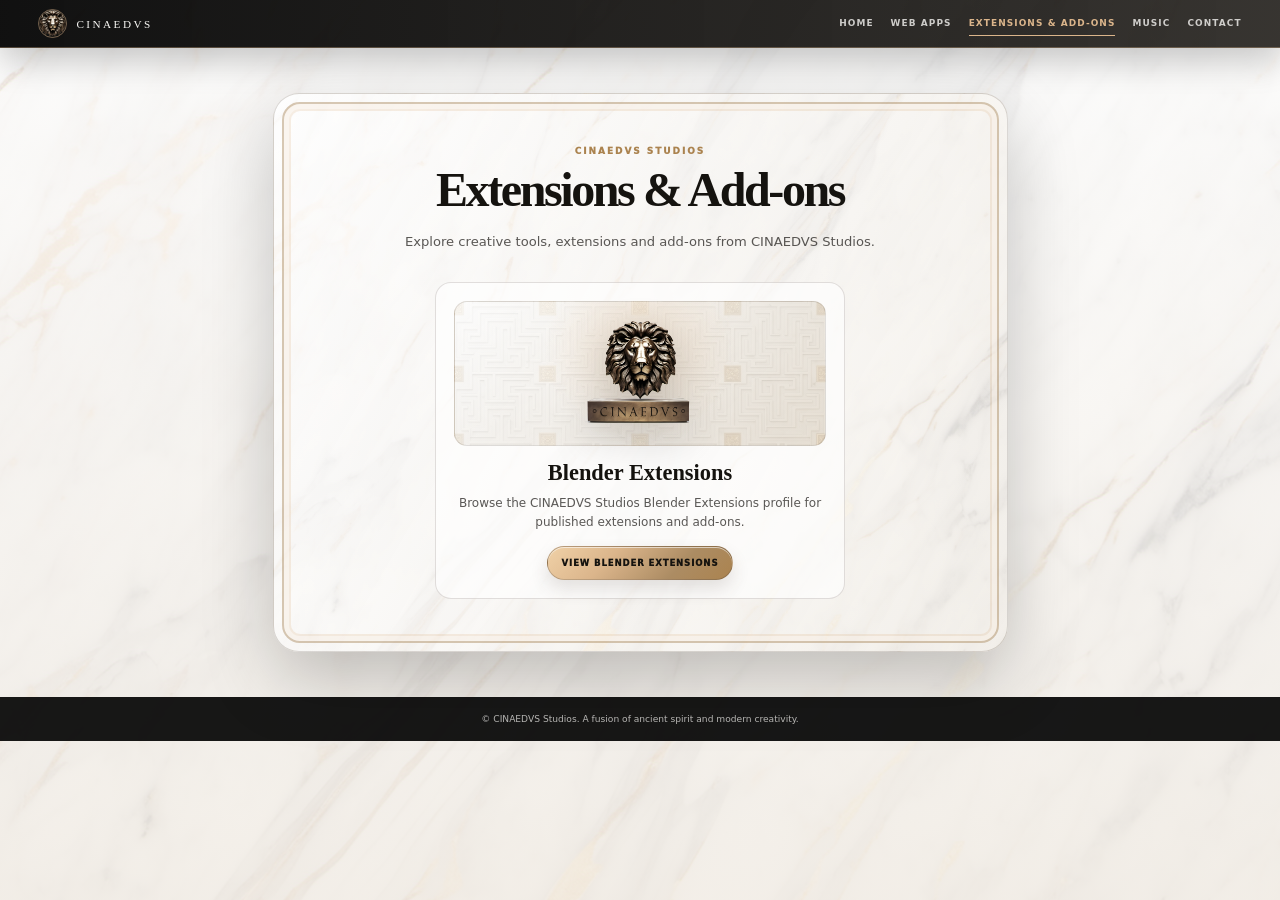
<file: extensions-addons.html>
<!doctype html>
<html lang="en">
<head>
  <meta charset="utf-8">
  <meta name="viewport" content="width=device-width, initial-scale=1">
  <title>Extensions & Add-ons | CINAEDVS Studios</title>
  <meta name="description" content="Extensions and add-ons by CINAEDVS Studios.">
  <link rel="icon" href="assets/img/cinaedvs/cinaedvs-lion-round.png">
  <style>
    :root{--ink:#15130f;--white:#fbfaf7;--gold:#ac8c63;--light-gold:#dbb58b;--old-gold:#ab834f;--shadow:0 28px 70px rgba(0,0,0,.22)}
    *{box-sizing:border-box}body{min-height:100vh;margin:0;color:var(--ink);font-family:Inter,ui-sans-serif,system-ui,-apple-system,BlinkMacSystemFont,"Segoe UI",sans-serif;background:linear-gradient(180deg,rgba(255,255,255,.82),rgba(243,238,231,.88)),url("assets/img/cinaedvs/cinaedvs-white-marble-gold.jpg") center/cover fixed}a{color:inherit}
    .site-header{display:flex;align-items:center;justify-content:space-between;gap:14px;padding:9px clamp(14px,3vw,39px);color:var(--white);background:linear-gradient(90deg,rgba(7,7,7,.96),rgba(38,35,31,.92));border-bottom:1px solid rgba(219,181,139,.34);box-shadow:0 12px 34px rgba(0,0,0,.22)}.brand{display:inline-flex;align-items:center;gap:9px;text-decoration:none;font-family:Georgia,"Times New Roman",serif;font-size:.7rem;letter-spacing:.22em;text-transform:uppercase}.brand img{width:29px;height:29px;border-radius:50%;border:1px solid rgba(219,181,139,.5)}.nav{display:flex;flex-wrap:wrap;gap:clamp(8px,1.5vw,17px);font-size:.56rem;font-weight:900;letter-spacing:.12em;text-transform:uppercase}.nav a{padding:7px 0;color:rgba(251,250,247,.78);border-bottom:1px solid transparent;text-decoration:none}.nav a:hover,.nav a[aria-current=page]{color:var(--light-gold);border-color:var(--light-gold)}
    main{width:min(735px,calc(100% - 34px));margin:clamp(25px,5vh,57px) auto}.card{position:relative;overflow:hidden;border:1px solid rgba(74,60,49,.2);border-radius:26px;background:linear-gradient(120deg,rgba(255,255,255,.92),rgba(245,241,235,.82)),url("assets/img/cinaedvs/cinaedvs-white-marble-gold.jpg") center/cover;box-shadow:var(--shadow)}.card:before{content:"";position:absolute;inset:8px;border:2px solid rgba(172,140,99,.48);border-radius:18px;pointer-events:none;box-shadow:inset 0 0 0 5px rgba(255,255,255,.42),inset 0 0 0 7px rgba(219,181,139,.23)}.inner{position:relative;z-index:1;padding:clamp(28px,5vw,52px);text-align:center}.eyebrow{margin:0 0 9px;color:var(--old-gold);font-size:.56rem;font-weight:950;letter-spacing:.22em;text-transform:uppercase}h1,h2{margin:0;font-family:Georgia,"Times New Roman",serif;line-height:1.05}h1{font-size:clamp(2.05rem,3.75vw,3.52rem);letter-spacing:-.05em}.intro{max-width:520px;margin:16px auto 30px;color:rgba(21,19,15,.7);font-size:.82rem;line-height:1.6}.extension{width:min(410px,100%);margin:auto;padding:18px;border:1px solid rgba(74,60,49,.16);border-radius:16px;background:rgba(255,255,255,.63)}.extension-image{height:145px;display:grid;place-items:center;border:1px solid rgba(74,60,49,.15);border-radius:13px;background:radial-gradient(circle at 50% 34%,rgba(219,181,139,.32),transparent 46%),linear-gradient(135deg,rgba(255,255,255,.88),rgba(234,225,212,.78)),url("assets/img/cinaedvs/marble-geometric-wall.png") center/cover}.extension-image img{width:min(130px,60%);max-height:128px;object-fit:contain;filter:drop-shadow(0 14px 20px rgba(0,0,0,.16))}.extension h2{margin-top:15px;font-size:1.4rem}.extension p{margin:9px 0 15px;color:rgba(21,19,15,.7);font-size:.75rem;line-height:1.55}.button{display:inline-flex;align-items:center;justify-content:center;min-height:34px;padding:8px 14px;color:var(--ink);border:1px solid rgba(74,60,49,.28);border-radius:999px;background:linear-gradient(135deg,#f0d1a7,var(--light-gold) 34%,var(--gold) 70%,var(--old-gold));box-shadow:0 9px 18px rgba(74,60,49,.14),inset 0 1px 0 rgba(255,255,255,.58);font-size:.53rem;font-weight:950;letter-spacing:.11em;text-decoration:none;text-transform:uppercase}.site-footer{padding:17px 13px;color:rgba(251,250,247,.72);background:rgba(7,7,7,.93);text-align:center}.site-footer p{margin:0;font-size:.57rem}
    @media(max-width:680px){.site-header{align-items:flex-start;flex-direction:column}.nav{font-size:.64rem}.brand span{display:none}.inner{padding:34px 26px}}
  </style>
</head>
<body>
  <header class="site-header">
    <a class="brand" href="index.html"><img src="assets/img/cinaedvs/lionhead-transparent.png" alt=""><span>CINAEDVS</span></a>
    <nav class="nav" aria-label="Main navigation"><a href="index.html">Home</a><a href="index.html#software">Web Apps</a><a href="extensions-addons.html" aria-current="page">Extensions & Add-ons</a><a href="index.html#music">Music</a><a href="contact.html">Contact</a></nav>
  </header>
  <main>
    <section class="card">
      <div class="inner">
        <p class="eyebrow">CINAEDVS Studios</p>
        <h1>Extensions & Add-ons</h1>
        <p class="intro">Explore creative tools, extensions and add-ons from CINAEDVS Studios.</p>
        <article class="extension">
          <div class="extension-image"><img src="assets/img/cinaedvs/cinaedvs-lion-round.png" alt="CINAEDVS Studios lion crest"></div>
          <h2>Blender Extensions</h2>
          <p>Browse the CINAEDVS Studios Blender Extensions profile for published extensions and add-ons.</p>
          <a class="button" href="https://extensions.blender.org/author/81396/" target="_blank" rel="noopener">View Blender Extensions</a>
        </article>
      </div>
    </section>
  </main>
  <footer class="site-footer"><p>© CINAEDVS Studios. A fusion of ancient spirit and modern creativity.</p></footer>
</body>
</html>
</file>
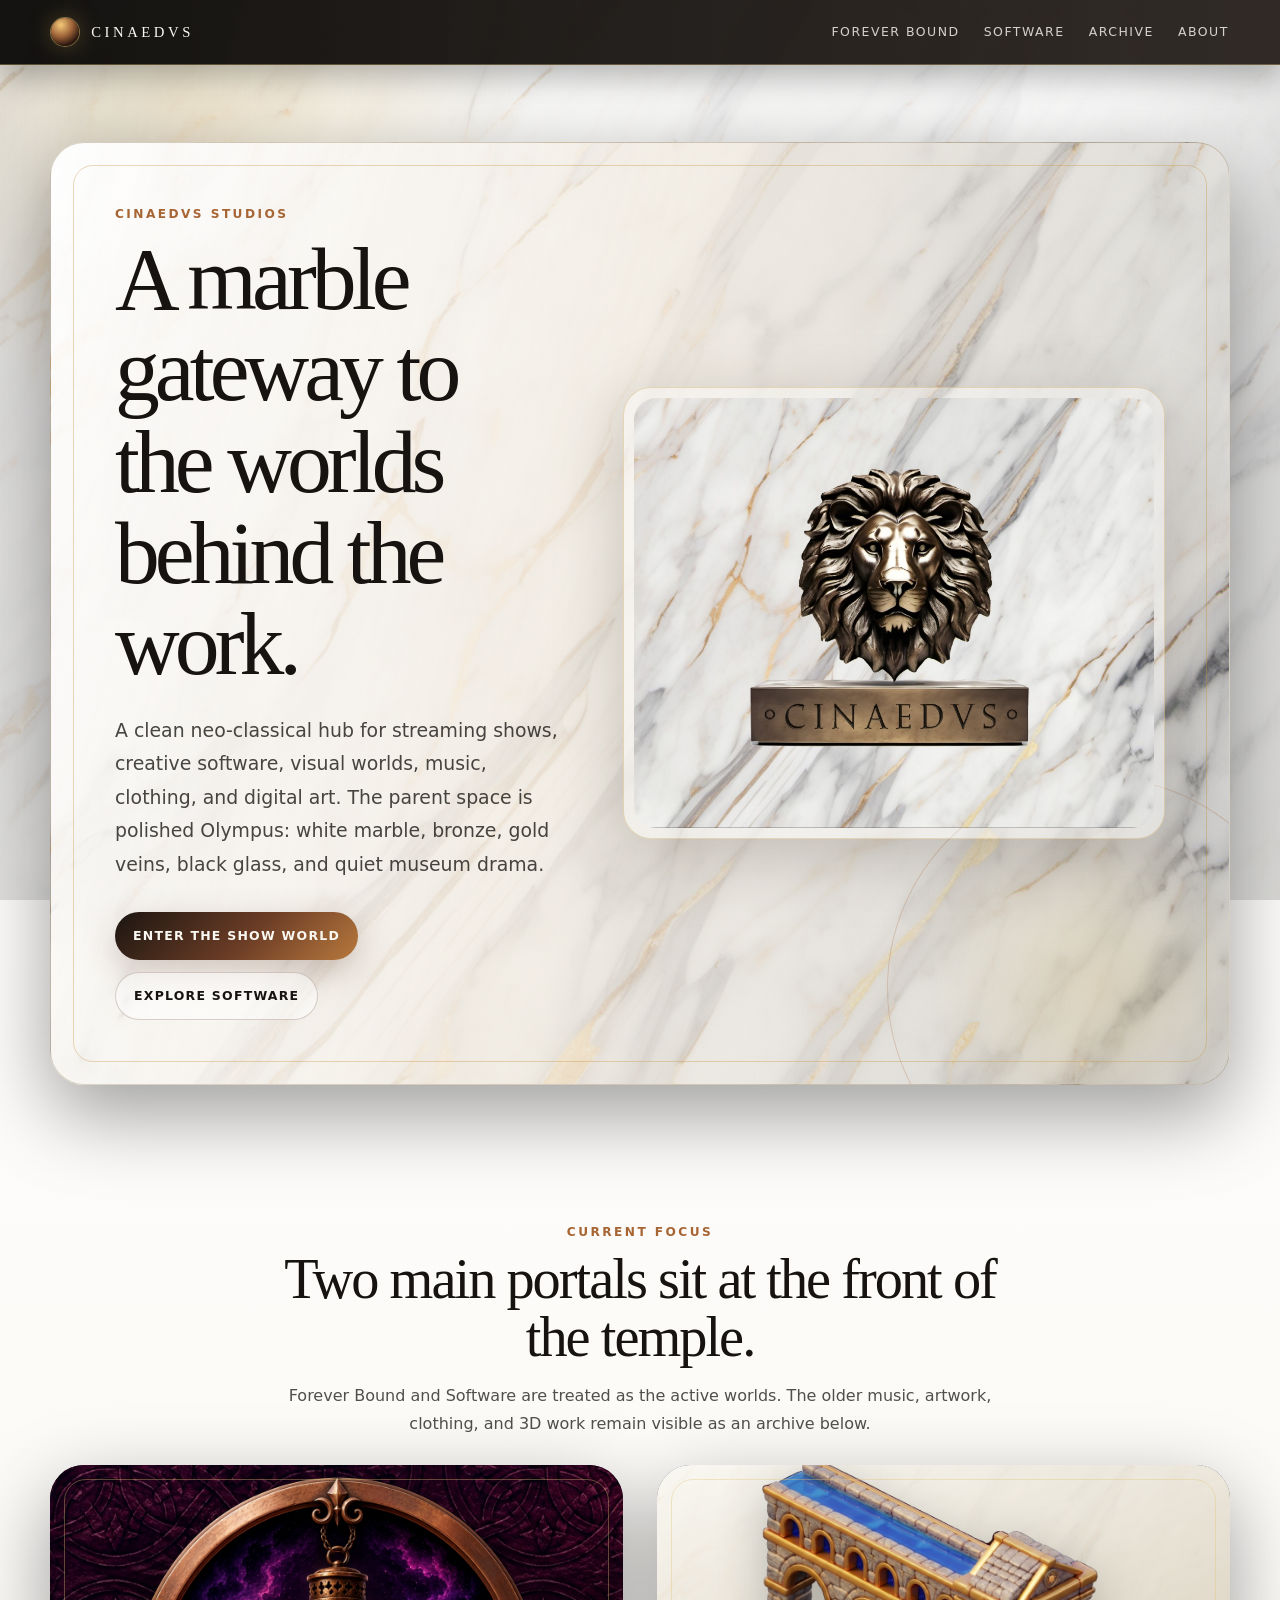
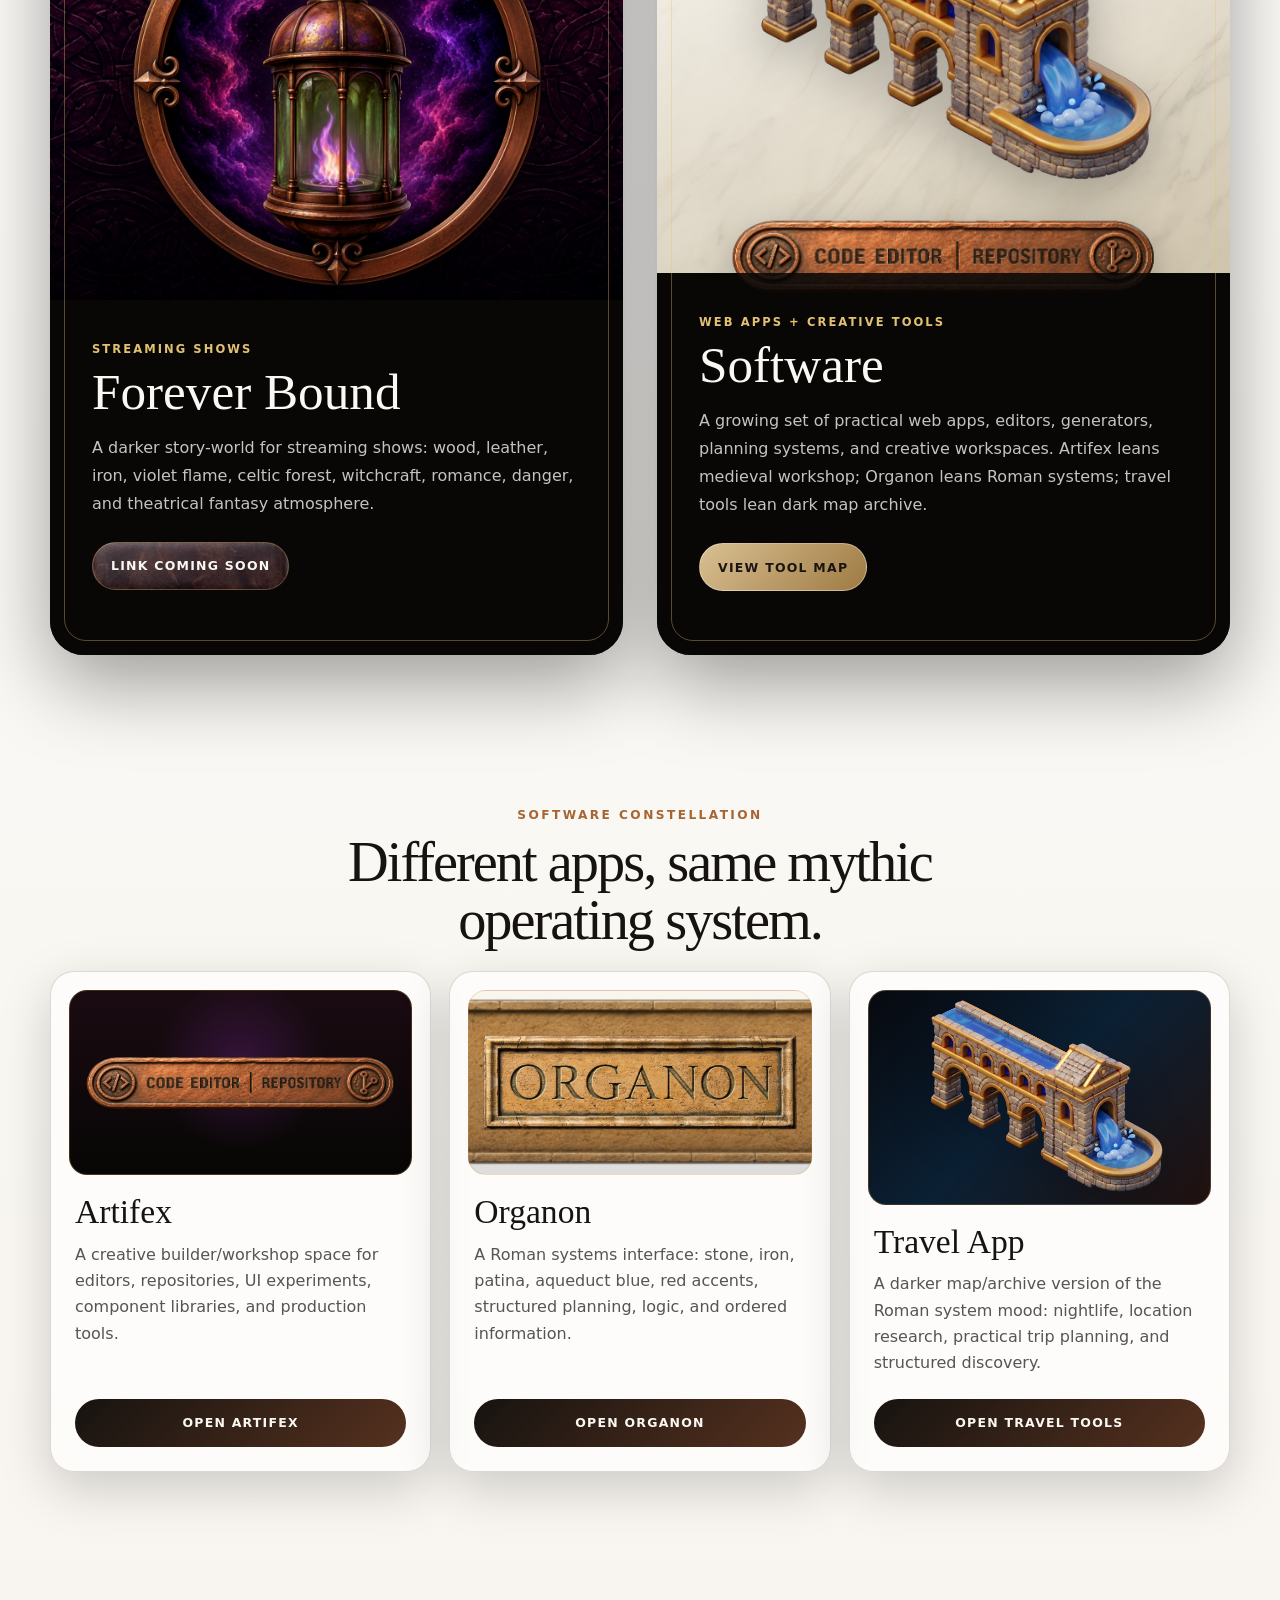
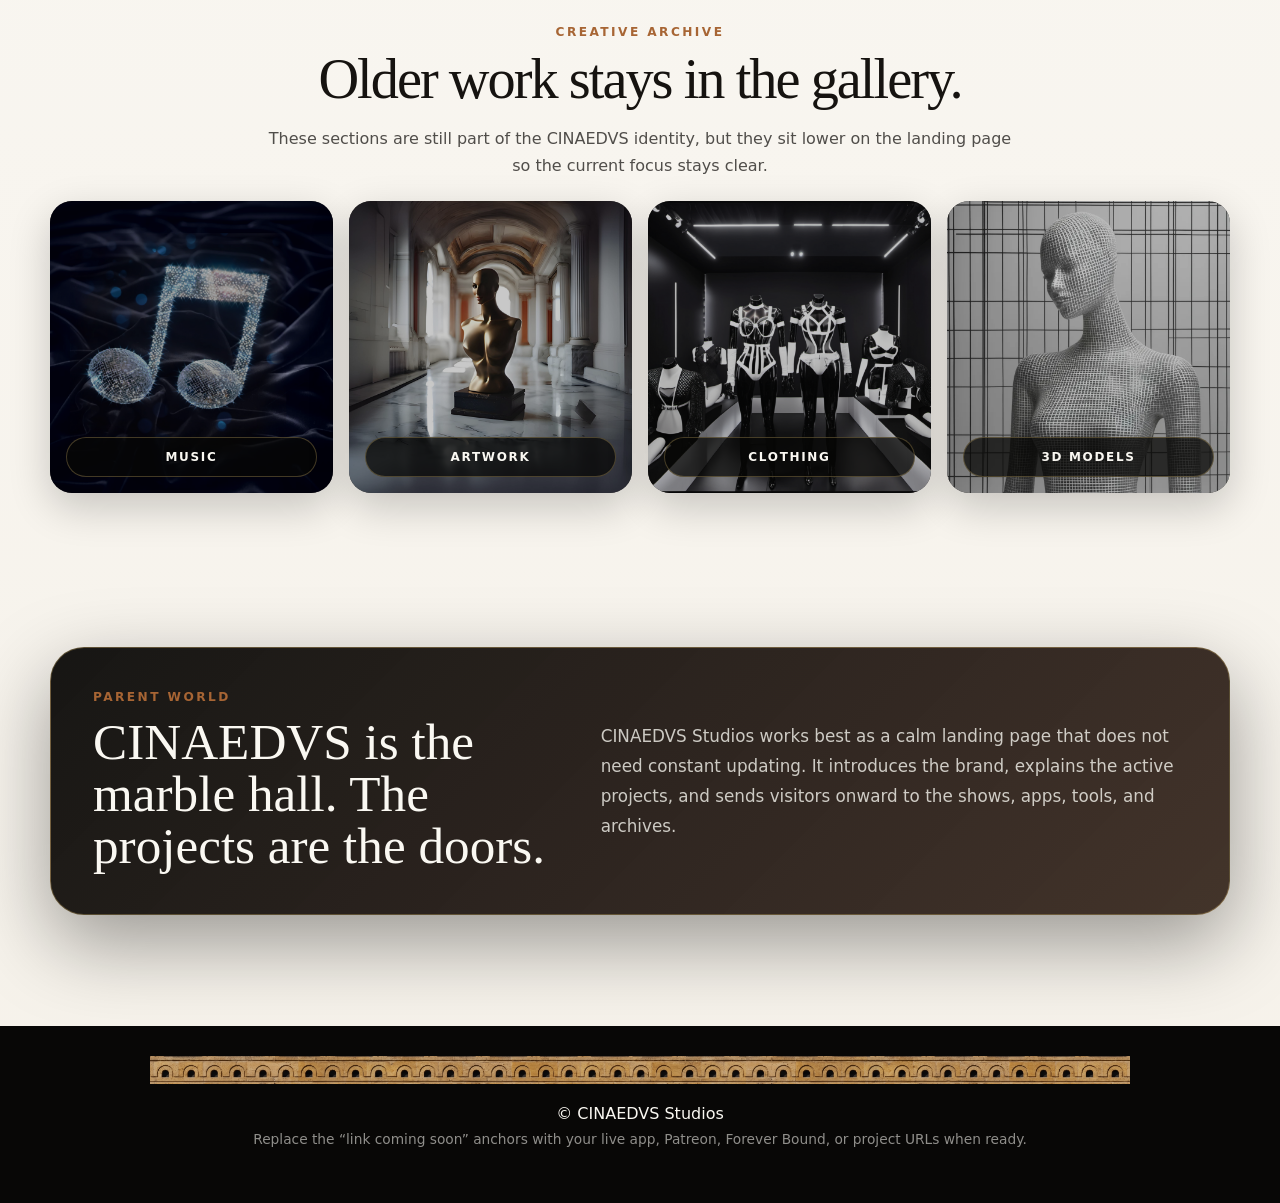
<file: index1.html>
<!doctype html>
<html lang="en">
<head>
  <meta charset="utf-8" />
  <meta name="viewport" content="width=device-width, initial-scale=1" />
  <title>CINAEDVS Studios — Olympus Gateway</title>
  <meta name="description" content="CINAEDVS Studios: streaming shows, software, music, visual art, clothing, and 3D work in a clean neo-classical creative hub." />
  <link rel="stylesheet" href="assets/css/index1.css" />
</head>
<body>
  <a class="skip-link" href="#main">Skip to content</a>

  <header class="site-header" aria-label="Primary navigation">
    <a class="brand-mark" href="index1.html" aria-label="CINAEDVS Studios home">
      <span class="brand-orb" aria-hidden="true"></span>
      <span class="brand-text">CINAEDVS</span>
    </a>
    <nav class="top-nav" aria-label="Main sections">
      <a href="#forever-bound">Forever Bound</a>
      <a href="#software">Software</a>
      <a href="#archive">Archive</a>
      <a href="#about">About</a>
    </nav>
  </header>

  <main id="main">
    <section class="hero shell" aria-labelledby="hero-title">
      <div class="hero-panel">
        <div class="hero-copy">
          <p class="eyebrow">CINAEDVS STUDIOS</p>
          <h1 id="hero-title">A marble gateway to the worlds behind the work.</h1>
          <p class="hero-text">A clean neo-classical hub for streaming shows, creative software, visual worlds, music, clothing, and digital art. The parent space is polished Olympus: white marble, bronze, gold veins, black glass, and quiet museum drama.</p>
          <div class="hero-actions" aria-label="Featured actions">
            <a class="primary-action" href="#forever-bound">Enter the show world</a>
            <a class="secondary-action" href="#software">Explore software</a>
          </div>
        </div>
        <div class="crest-stage" aria-label="CINAEDVS marble lion crest artwork">
          <img src="assets/img/cinaedvs-logo-marble.jpg" alt="CINAEDVS bronze lion crest on white marble" />
        </div>
      </div>
    </section>

    <section class="focus shell" aria-labelledby="focus-title">
      <div class="section-heading">
        <p class="eyebrow">CURRENT FOCUS</p>
        <h2 id="focus-title">Two main portals sit at the front of the temple.</h2>
        <p>Forever Bound and Software are treated as the active worlds. The older music, artwork, clothing, and 3D work remain visible as an archive below.</p>
      </div>

      <div class="portal-grid">
        <article id="forever-bound" class="portal-card portal-forever">
          <div class="portal-art">
            <img class="portal-symbol" src="assets/img/environments/forever-bound-lantern.png" alt="Forever Bound lantern symbol" />
          </div>
          <div class="portal-content">
            <p class="portal-kicker">STREAMING SHOWS</p>
            <h3>Forever Bound</h3>
            <p>A darker story-world for streaming shows: wood, leather, iron, violet flame, celtic forest, witchcraft, romance, danger, and theatrical fantasy atmosphere.</p>
            <a class="portal-button leather-button" href="#link-coming-soon">Link coming soon</a>
          </div>
        </article>

        <article id="software" class="portal-card portal-software">
          <div class="portal-art software-collage" aria-label="Software environment icons">
            <img class="aqueduct" src="assets/img/environments/organon-aqueduct.png" alt="Organon aqueduct symbol" />
            <img class="code-repo" src="assets/img/environments/artifex-code-repo.png" alt="Artifex code editor and repository button" />
          </div>
          <div class="portal-content">
            <p class="portal-kicker">WEB APPS + CREATIVE TOOLS</p>
            <h3>Software</h3>
            <p>A growing set of practical web apps, editors, generators, planning systems, and creative workspaces. Artifex leans medieval workshop; Organon leans Roman systems; travel tools lean dark map archive.</p>
            <a class="portal-button stone-button" href="#software-map">View tool map</a>
          </div>
        </article>
      </div>
    </section>

    <section id="software-map" class="software-map shell" aria-labelledby="software-title">
      <div class="section-heading compact">
        <p class="eyebrow">SOFTWARE CONSTELLATION</p>
        <h2 id="software-title">Different apps, same mythic operating system.</h2>
      </div>

      <div class="tool-grid">
        <article class="tool-card artifex-card">
          <div class="tool-image strip-image">
            <img src="assets/img/environments/artifex-code-repo.png" alt="Copper Artifex code editor and repository button" />
          </div>
          <h3>Artifex</h3>
          <p>A creative builder/workshop space for editors, repositories, UI experiments, component libraries, and production tools.</p>
          <a href="#link-coming-soon">Open Artifex</a>
        </article>

        <article class="tool-card organon-card">
          <div class="tool-image title-image">
            <img src="assets/img/environments/organon-title.png" alt="Organon stone title plaque" />
          </div>
          <h3>Organon</h3>
          <p>A Roman systems interface: stone, iron, patina, aqueduct blue, red accents, structured planning, logic, and ordered information.</p>
          <a href="#link-coming-soon">Open Organon</a>
        </article>

        <article class="tool-card travel-card">
          <div class="tool-image object-image">
            <img src="assets/img/environments/organon-aqueduct.png" alt="Aqueduct icon for travel app" />
          </div>
          <h3>Travel App</h3>
          <p>A darker map/archive version of the Roman system mood: nightlife, location research, practical trip planning, and structured discovery.</p>
          <a href="#link-coming-soon">Open Travel Tools</a>
        </article>
      </div>
    </section>

    <section id="archive" class="archive shell" aria-labelledby="archive-title">
      <div class="section-heading compact">
        <p class="eyebrow">CREATIVE ARCHIVE</p>
        <h2 id="archive-title">Older work stays in the gallery.</h2>
        <p>These sections are still part of the CINAEDVS identity, but they sit lower on the landing page so the current focus stays clear.</p>
      </div>

      <div class="archive-grid">
        <a class="archive-card" href="music.html">
          <img src="assets/img/archive/music-note.jpg" alt="Music artwork" />
          <span>Music</span>
        </a>
        <a class="archive-card" href="artwork.html">
          <img src="assets/img/archive/artwork-dior-bust.jpg" alt="Digital artwork bust" />
          <span>Artwork</span>
        </a>
        <a class="archive-card" href="clothing.html">
          <img src="assets/img/archive/clothes-pic.jpg" alt="Clothing design preview" />
          <span>Clothing</span>
        </a>
        <a class="archive-card" href="models.html">
          <img src="assets/img/archive/models-3d.jpg" alt="3D model preview" />
          <span>3D Models</span>
        </a>
      </div>
    </section>

    <section id="about" class="about-band shell" aria-labelledby="about-title">
      <div class="about-card">
        <div>
          <p class="eyebrow">PARENT WORLD</p>
          <h2 id="about-title">CINAEDVS is the marble hall. The projects are the doors.</h2>
        </div>
        <p>CINAEDVS Studios works best as a calm landing page that does not need constant updating. It introduces the brand, explains the active projects, and sends visitors onward to the shows, apps, tools, and archives.</p>
      </div>
    </section>
  </main>

  <footer class="site-footer">
    <img src="assets/img/environments/aqueduct-divider.png" alt="" aria-hidden="true" />
    <p>© CINAEDVS Studios</p>
    <p class="small-note">Replace the “link coming soon” anchors with your live app, Patreon, Forever Bound, or project URLs when ready.</p>
  </footer>

  <script src="assets/js/index1.js"></script>
</body>
</html>
</file>
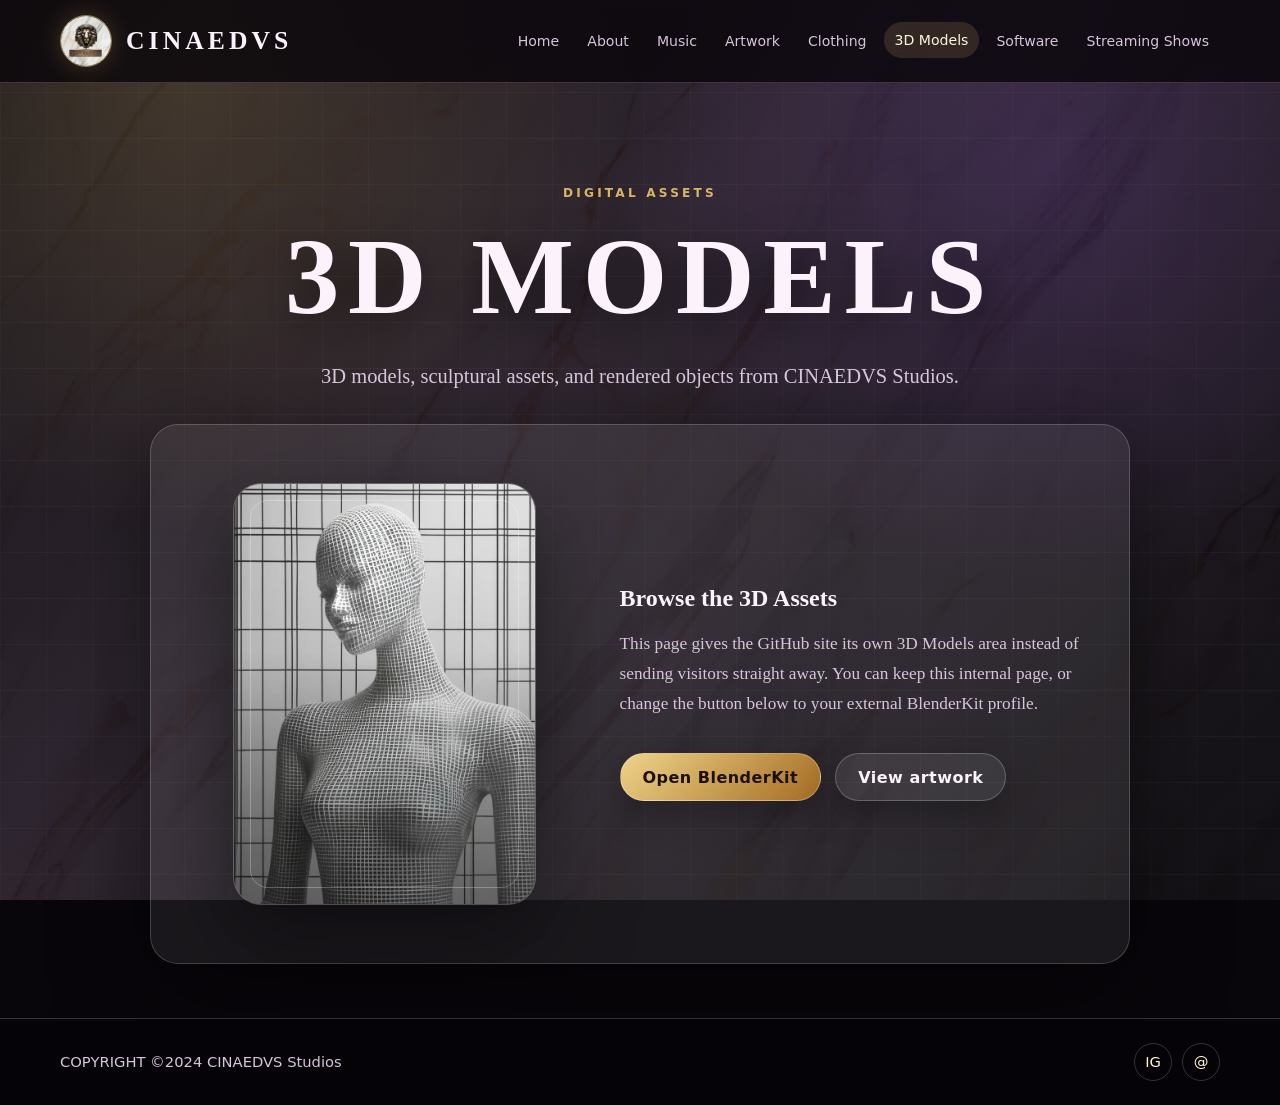
<file: models.html>
<!doctype html>
<html lang="en">
<head>
  <meta charset="utf-8">
  <meta name="viewport" content="width=device-width, initial-scale=1">
  <title>3D Models | CINAEDVS</title>
  <meta name="description" content="3D models and assets by CINAEDVS Studios.">
  <link rel="stylesheet" href="assets/css/style.css">
</head>
<body>
  <header class="site-header">
    <div class="nav-shell">
      <a class="brand" href="index.html"><img src="logo%20small.jpg" alt="CINAEDVS logo"><span>CINAEDVS</span></a>
      <nav class="site-nav" aria-label="Main navigation">
        <a data-nav href="index.html">Home</a>
        <a data-nav href="about.html">About</a>
        <a data-nav href="music.html">Music</a>
        <a data-nav href="artwork.html">Artwork</a>
        <a data-nav href="clothing.html">Clothing</a>
        <a data-nav href="models.html">3D Models</a>
        <a data-nav href="software.html">Software</a>
        <a data-nav href="streaming.html">Streaming Shows</a>
      </nav>
    </div>
  </header>

  <main>
    <section class="hero compact">
      <div>
        <p class="eyebrow">Digital assets</p>
        <h1>3D Models</h1>
        <p class="lede">3D models, sculptural assets, and rendered objects from CINAEDVS Studios.</p>
      </div>
    </section>

    <section class="page-card">
      <div class="split">
        <figure class="image-frame">
          <img src="3d/3d.jpg" alt="CINAEDVS 3D model artwork">
        </figure>
        <div>
          <h2>Browse the 3D Assets</h2>
          <p>This page gives the GitHub site its own 3D Models area instead of sending visitors straight away. You can keep this internal page, or change the button below to your external BlenderKit profile.</p>
          <div class="actions">
            <a class="button primary" href="https://www.blenderkit.com/r/cinaedvsstudios">Open BlenderKit</a>
            <a class="button" href="artwork.html">View artwork</a>
          </div>
        </div>
      </div>
    </section>
  </main>

  <footer class="site-footer">
    <div class="footer-shell">
      <p>COPYRIGHT ©2024 CINAEDVS Studios</p>
      <div class="socials" aria-label="Social links">
        <a href="#" aria-label="Instagram">IG</a>
        <a href="mailto:hello@cinaedvs.com" aria-label="Email">@</a>
      </div>
    </div>
  </footer>
  <script src="assets/js/main.js"></script>
</body>
</html>
</file>
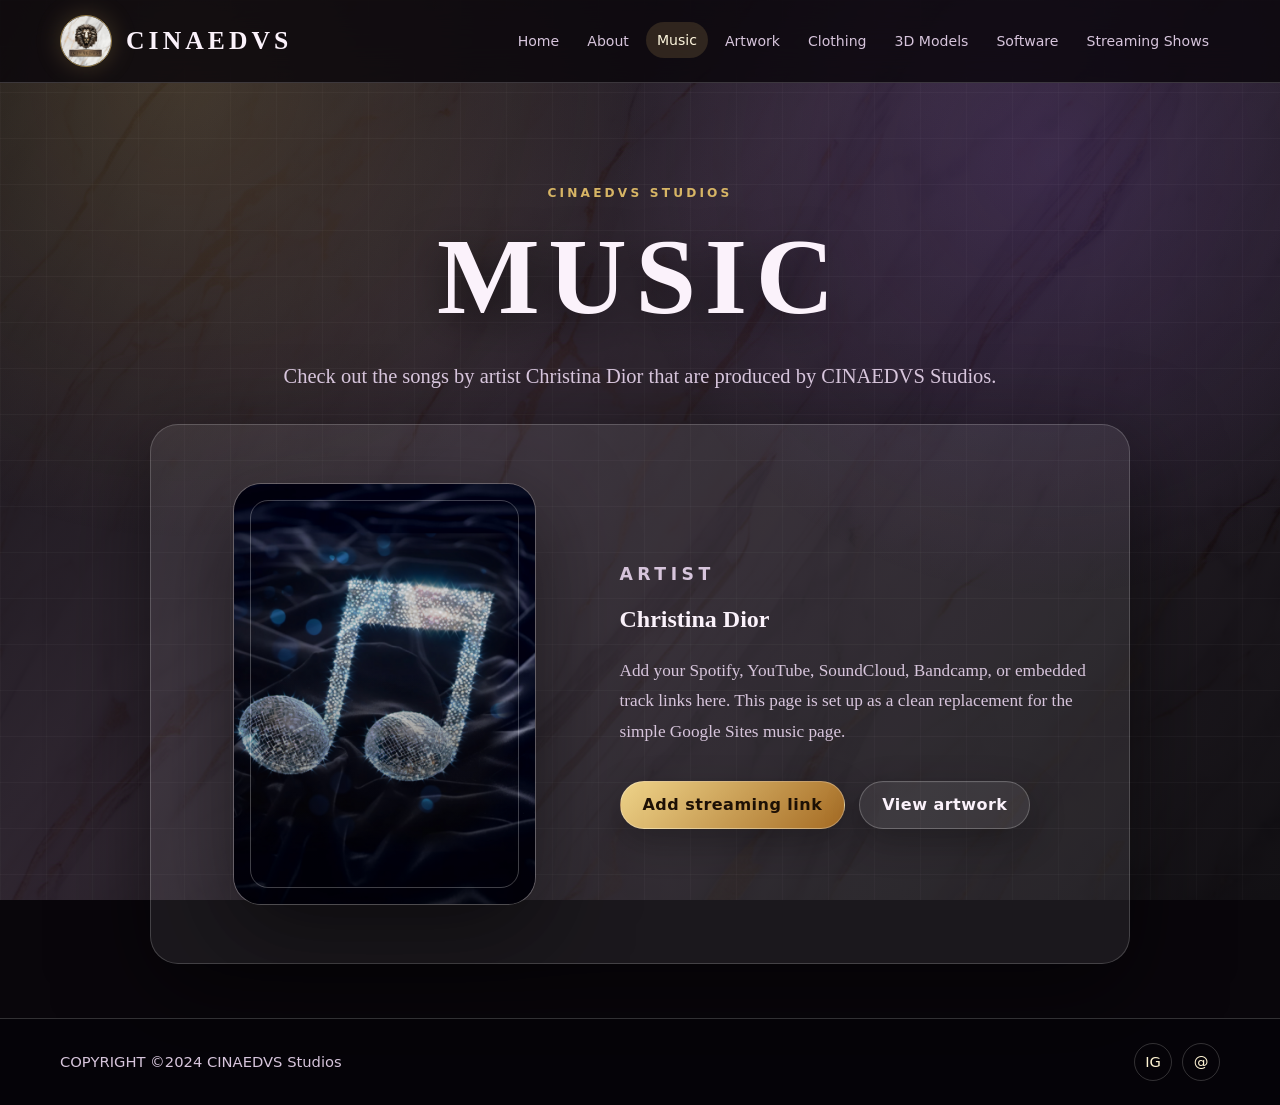
<file: music.html>
<!doctype html>
<html lang="en">
<head>
  <meta charset="utf-8">
  <meta name="viewport" content="width=device-width, initial-scale=1">
  <title>Music | CINAEDVS</title>
  <meta name="description" content="Music produced by CINAEDVS Studios.">
  <link rel="stylesheet" href="assets/css/style.css">
</head>
<body>
  <header class="site-header">
    <div class="nav-shell">
      <a class="brand" href="index.html"><img src="logo%20small.jpg" alt="CINAEDVS logo"><span>CINAEDVS</span></a>
      <nav class="site-nav" aria-label="Main navigation">
        <a data-nav href="index.html">Home</a>
        <a data-nav href="about.html">About</a>
        <a data-nav href="music.html">Music</a>
        <a data-nav href="artwork.html">Artwork</a>
        <a data-nav href="clothing.html">Clothing</a>
        <a data-nav href="models.html">3D Models</a>
        <a data-nav href="software.html">Software</a>
        <a data-nav href="streaming.html">Streaming Shows</a>
      </nav>
    </div>
  </header>

  <main>
    <section class="hero compact">
      <div>
        <p class="eyebrow">CINAEDVS Studios</p>
        <h1>Music</h1>
        <p class="lede">Check out the songs by artist Christina Dior that are produced by CINAEDVS Studios.</p>
      </div>
    </section>

    <section class="page-card">
      <div class="split">
        <figure class="image-frame">
          <img src="Music/note.jpg" alt="Music artwork">
        </figure>
        <div>
          <p class="eyebrow">Artist</p>
          <h2>Christina Dior</h2>
          <p class="lede">Add your Spotify, YouTube, SoundCloud, Bandcamp, or embedded track links here. This page is set up as a clean replacement for the simple Google Sites music page.</p>
          <div class="actions">
            <a class="button primary" href="#">Add streaming link</a>
            <a class="button" href="artwork.html">View artwork</a>
          </div>
        </div>
      </div>
    </section>
  </main>

  <footer class="site-footer">
    <div class="footer-shell">
      <p>COPYRIGHT ©2024 CINAEDVS Studios</p>
      <div class="socials" aria-label="Social links">
        <a href="#" aria-label="Instagram">IG</a>
        <a href="mailto:hello@cinaedvs.com" aria-label="Email">@</a>
      </div>
    </div>
  </footer>
  <script src="assets/js/main.js"></script>
</body>
</html>
</file>
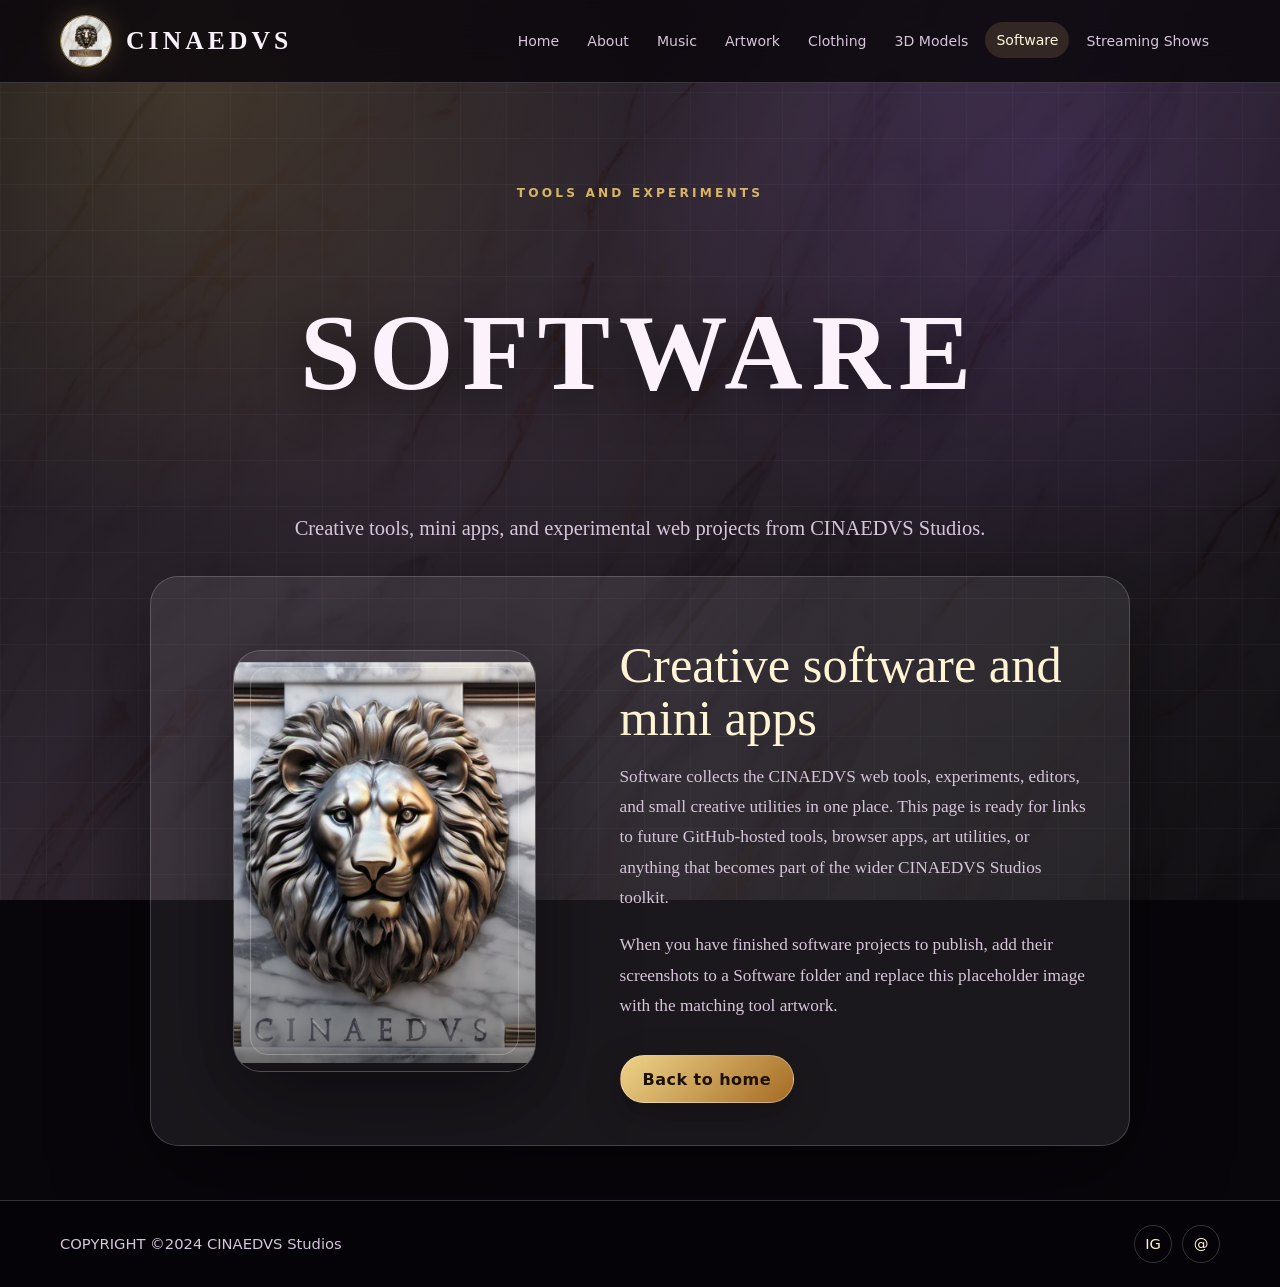
<file: software.html>
<!doctype html>
<html lang="en">
<head>
  <meta charset="utf-8">
  <meta name="viewport" content="width=device-width, initial-scale=1">
  <title>Software | CINAEDVS</title>
  <meta name="description" content="Creative software, mini apps, tools, and experimental web projects by CINAEDVS Studios.">
  <link rel="stylesheet" href="assets/css/style.css">
</head>
<body>
  <header class="site-header">
    <div class="nav-shell">
      <a class="brand" href="index.html"><img src="logo%20small.jpg" alt="CINAEDVS logo"><span>CINAEDVS</span></a>
      <nav class="site-nav" aria-label="Main navigation">
        <a data-nav href="index.html">Home</a>
        <a data-nav href="about.html">About</a>
        <a data-nav href="music.html">Music</a>
        <a data-nav href="artwork.html">Artwork</a>
        <a data-nav href="clothing.html">Clothing</a>
        <a data-nav href="models.html">3D Models</a>
        <a data-nav href="software.html">Software</a>
        <a data-nav href="streaming.html">Streaming Shows</a>
      </nav>
    </div>
  </header>

  <main>
    <section class="hero compact">
      <p class="eyebrow">Tools and experiments</p>
      <h1>Software</h1>
      <p class="lede">Creative tools, mini apps, and experimental web projects from CINAEDVS Studios.</p>
    </section>

    <section class="page-card split">
      <figure class="image-frame">
        <img src="lion%20logo%20test.png" alt="CINAEDVS software artwork">
      </figure>
      <div>
        <h2 class="page-title">Creative software and mini apps</h2>
        <p>Software collects the CINAEDVS web tools, experiments, editors, and small creative utilities in one place. This page is ready for links to future GitHub-hosted tools, browser apps, art utilities, or anything that becomes part of the wider CINAEDVS Studios toolkit.</p>
        <p>When you have finished software projects to publish, add their screenshots to a Software folder and replace this placeholder image with the matching tool artwork.</p>
        <div class="actions">
          <a class="button primary" href="index.html">Back to home</a>
        </div>
      </div>
    </section>
  </main>

  <footer class="site-footer">
    <div class="footer-shell">
      <p>COPYRIGHT ©2024 CINAEDVS Studios</p>
      <div class="socials" aria-label="Social links">
        <a href="#" aria-label="Instagram">IG</a>
        <a href="mailto:hello@cinaedvs.com" aria-label="Email">@</a>
      </div>
    </div>
  </footer>
  <script src="assets/js/main.js"></script>
</body>
</html>
</file>
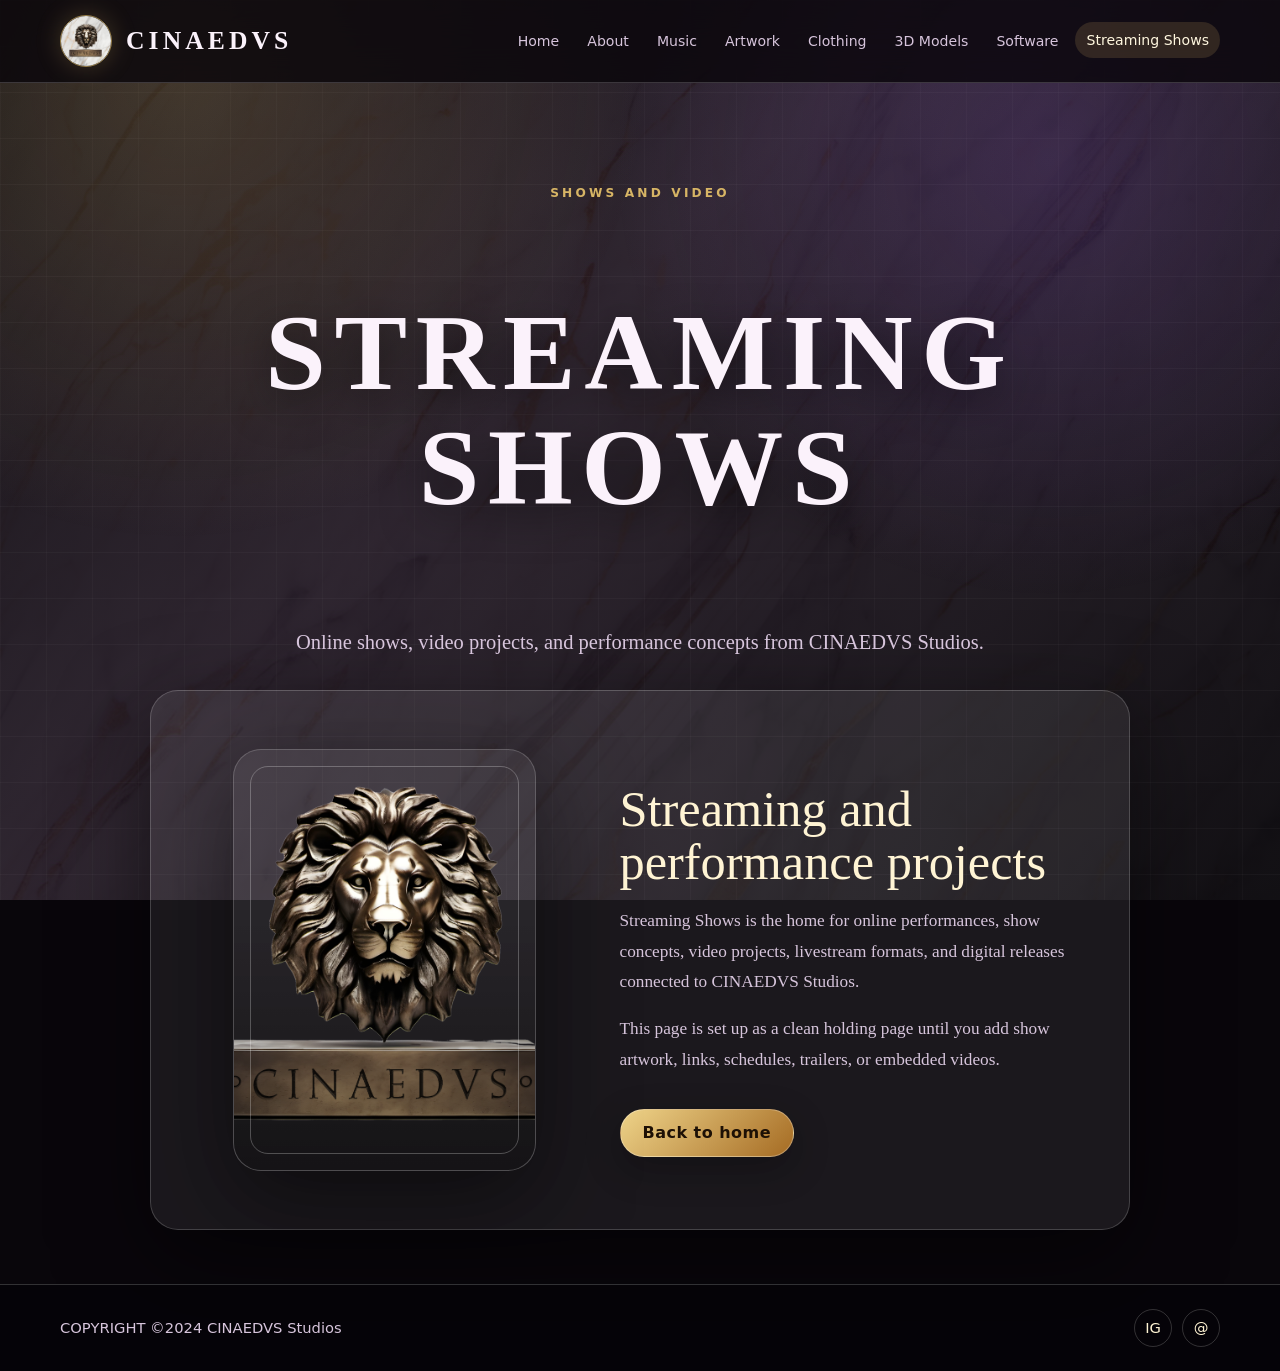
<file: streaming.html>
<!doctype html>
<html lang="en">
<head>
  <meta charset="utf-8">
  <meta name="viewport" content="width=device-width, initial-scale=1">
  <title>Streaming Shows | CINAEDVS</title>
  <meta name="description" content="Streaming shows, online performances, video projects, and digital releases by CINAEDVS Studios.">
  <link rel="stylesheet" href="assets/css/style.css">
</head>
<body>
  <header class="site-header">
    <div class="nav-shell">
      <a class="brand" href="index.html"><img src="logo%20small.jpg" alt="CINAEDVS logo"><span>CINAEDVS</span></a>
      <nav class="site-nav" aria-label="Main navigation">
        <a data-nav href="index.html">Home</a>
        <a data-nav href="about.html">About</a>
        <a data-nav href="music.html">Music</a>
        <a data-nav href="artwork.html">Artwork</a>
        <a data-nav href="clothing.html">Clothing</a>
        <a data-nav href="models.html">3D Models</a>
        <a data-nav href="software.html">Software</a>
        <a data-nav href="streaming.html">Streaming Shows</a>
      </nav>
    </div>
  </header>

  <main>
    <section class="hero compact">
      <p class="eyebrow">Shows and video</p>
      <h1>Streaming Shows</h1>
      <p class="lede">Online shows, video projects, and performance concepts from CINAEDVS Studios.</p>
    </section>

    <section class="page-card split">
      <figure class="image-frame">
        <img src="logo.png" alt="CINAEDVS streaming shows artwork">
      </figure>
      <div>
        <h2 class="page-title">Streaming and performance projects</h2>
        <p>Streaming Shows is the home for online performances, show concepts, video projects, livestream formats, and digital releases connected to CINAEDVS Studios.</p>
        <p>This page is set up as a clean holding page until you add show artwork, links, schedules, trailers, or embedded videos.</p>
        <div class="actions">
          <a class="button primary" href="index.html">Back to home</a>
        </div>
      </div>
    </section>
  </main>

  <footer class="site-footer">
    <div class="footer-shell">
      <p>COPYRIGHT ©2024 CINAEDVS Studios</p>
      <div class="socials" aria-label="Social links">
        <a href="#" aria-label="Instagram">IG</a>
        <a href="mailto:hello@cinaedvs.com" aria-label="Email">@</a>
      </div>
    </div>
  </footer>
  <script src="assets/js/main.js"></script>
</body>
</html>
</file>
<file: assets/css/index.css>
:root {
  --black: #070707;
  --ink: #15130f;
  --charcoal: #262529;
  --gray: #535257;
  --soft-gray: #b5b1b1;
  --white: #fbfaf7;
  --warm-white: #f2eee8;
  --marble: #e9e4dc;
  --gold: #ac8c63;
  --light-gold: #dbb58b;
  --old-gold: #ab834f;
  --bronze-shadow: #4a3c31;
  --purple: #63225f;
  --violet: #9d48c5;
  --blue: #3476a9;
  --red: #8d3830;
  --radius-xl: 34px;
  --radius-lg: 24px;
  --shadow: 0 30px 90px rgba(0, 0, 0, .26);
  --soft-shadow: 0 18px 48px rgba(30, 24, 18, .16);
  --slide-index: 0;
}

* { box-sizing: border-box; }
html { scroll-behavior: smooth; }

body {
  margin: 0;
  min-height: 100vh;
  color: var(--ink);
  font-family: Inter, ui-sans-serif, system-ui, -apple-system, BlinkMacSystemFont, "Segoe UI", sans-serif;
  background:
    linear-gradient(180deg, rgba(255,255,255,.82), rgba(243,238,231,.88) 48%, rgba(255,255,255,.84)),
    url("../img/cinaedvs/cinaedvs-white-marble-gold.jpg") center top / cover fixed;
  overflow-x: hidden;
}

body::before {
  content: "";
  position: fixed;
  inset: 0;
  z-index: -2;
  pointer-events: none;
  background:
    radial-gradient(circle at 14% 7%, rgba(219,181,139,.28), transparent 22%),
    radial-gradient(circle at 88% 12%, rgba(255,255,255,.88), transparent 26%),
    radial-gradient(circle at 50% 92%, rgba(172,140,99,.17), transparent 31%),
    linear-gradient(90deg, rgba(7,7,7,.08), transparent 18%, transparent 82%, rgba(7,7,7,.08));
}

body::after {
  content: "";
  position: fixed;
  inset: 0;
  z-index: -1;
  pointer-events: none;
  opacity: .15;
  background-image: url("../img/cinaedvs/marble-geometric-wall.png");
  background-size: 760px auto;
  background-position: center top;
  mix-blend-mode: multiply;
}

img { display: block; max-width: 100%; }
a { color: inherit; }

.skip-link {
  position: absolute;
  top: -4rem;
  left: 1rem;
  z-index: 300;
  padding: .7rem 1rem;
  color: var(--white);
  background: var(--black);
}
.skip-link:focus { top: 1rem; }

.entry-screen {
  position: fixed;
  inset: 0;
  z-index: 220;
  display: grid;
  place-items: center;
  overflow: hidden;
  background: #f7f6f3;
  transition: opacity .55s ease, visibility .55s ease;
}

.entry-buildings {
  position: absolute;
  inset: 0;
  background:
    linear-gradient(180deg, rgba(255,255,255,.08), rgba(255,255,255,.44) 38%, rgba(255,255,255,.82)),
    radial-gradient(circle at 50% 42%, rgba(255,255,255,1), transparent 24%),
    url("../img/cinaedvs/misty-colonnade.png") center / cover no-repeat;
  filter: saturate(.9) contrast(1.03);
  transform: scale(1.02);
}

.entry-lion {
  position: relative;
  z-index: 3;
  width: min(300px, 38vw);
  aspect-ratio: 1;
  padding: 0;
  border: 0;
  cursor: pointer;
  background: transparent;
  filter: drop-shadow(0 24px 42px rgba(55,43,32,.30));
  animation: lionPulse 1s ease-in-out infinite;
}

.entry-lion::before,
.entry-lion::after {
  content: none;
}

.entry-lion img {
  width: 100%;
  height: 100%;
  object-fit: contain;
}

body.is-opening .entry-lion {
  animation: lionBurst .72s cubic-bezier(.18,.9,.28,1) forwards;
}

body.entered .entry-screen {
  opacity: 0;
  visibility: hidden;
  pointer-events: none;
}

.site-header {
  position: fixed;
  top: 0;
  left: 0;
  right: 0;
  z-index: 80;
  display: flex;
  align-items: center;
  justify-content: space-between;
  gap: 18px;
  padding: 12px clamp(18px, 4vw, 52px);
  color: var(--white);
  background: linear-gradient(90deg, rgba(7,7,7,.96), rgba(38,35,31,.92));
  border-bottom: 1px solid rgba(219,181,139,.34);
  box-shadow: 0 12px 34px rgba(0,0,0,.22);
  backdrop-filter: blur(14px);
  opacity: 0;
  transform: translateY(-100%);
  transition: opacity .4s ease, transform .4s ease;
}

body.entered .site-header {
  opacity: 1;
  transform: translateY(0);
}

.brand-mark {
  display: inline-flex;
  align-items: center;
  gap: 12px;
  text-decoration: none;
  color: var(--white);
  letter-spacing: .22em;
  font-family: Georgia, "Times New Roman", serif;
  font-size: .92rem;
  text-transform: uppercase;
}

.brand-mark img {
  width: 38px;
  height: 38px;
  object-fit: cover;
  border-radius: 50%;
  border: 1px solid rgba(219,181,139,.5);
  box-shadow: 0 0 18px rgba(172,140,99,.22);
}

.top-nav {
  display: flex;
  align-items: center;
  gap: clamp(10px, 2vw, 22px);
  font-size: .72rem;
  font-weight: 900;
  letter-spacing: .12em;
  text-transform: uppercase;
}

.top-nav a {
  color: rgba(251,250,247,.78);
  text-decoration: none;
  padding: 10px 0;
  border-bottom: 1px solid transparent;
}

.top-nav a:hover,
.top-nav a:focus-visible,
.top-nav a.is-active {
  color: var(--light-gold);
  border-color: var(--light-gold);
}

.nav-toggle {
  display: none;
  color: var(--white);
  background: transparent;
  border: 1px solid rgba(219,181,139,.42);
  border-radius: 999px;
  padding: 9px 14px;
  text-transform: uppercase;
  letter-spacing: .12em;
  font-weight: 900;
}

.slider-shell {
  position: relative;
  min-height: 100vh;
  padding: 76px 0 74px;
  opacity: 0;
  transform: scale(.985);
  pointer-events: none;
  transition: opacity .45s ease .2s, transform .45s ease .2s;
}

body.entered .slider-shell {
  opacity: 1;
  transform: scale(1);
  pointer-events: auto;
}

.carousel-viewport {
  width: min(1320px, calc(100vw - 120px));
  height: min(670px, calc(100vh - 150px));
  min-height: 0;
  margin-inline: auto;
  overflow: hidden;
  outline: none;
  border-radius: var(--radius-xl);
}

.carousel-track {
  display: flex;
  height: 100%;
  min-height: inherit;
  transform: translateX(calc(var(--slide-index) * -100%));
  transition: transform .6s cubic-bezier(.22,.72,.22,1);
}

.slide {
  flex: 0 0 100%;
  min-width: 100%;
  min-height: inherit;
  height: 100%;
  display: grid;
  padding: 6px;
}

.slide-card {
  position: relative;
  overflow: hidden;
  min-height: inherit;
  height: 100%;
  border-radius: var(--radius-xl);
  box-shadow: var(--shadow);
  background: rgba(255,255,255,.88);
}

.roman-border {
  border: 1px solid rgba(74,60,49,.2);
}

.roman-border::before {
  content: "";
  position: absolute;
  inset: 10px;
  z-index: 4;
  pointer-events: none;
  border-radius: calc(var(--radius-xl) - 10px);
  border: 2px solid rgba(172,140,99,.48);
  box-shadow:
    inset 0 0 0 7px rgba(255,255,255,.42),
    inset 0 0 0 9px rgba(219,181,139,.23);
}

.roman-border::after {
  content: "";
  position: absolute;
  inset: 18px;
  z-index: 4;
  pointer-events: none;
  border-radius: calc(var(--radius-xl) - 18px);
  border: 1px solid transparent;
  background:
    repeating-linear-gradient(90deg, rgba(172,140,99,.8) 0 12px, transparent 12px 24px) top left / 100% 2px no-repeat,
    repeating-linear-gradient(90deg, rgba(172,140,99,.8) 0 12px, transparent 12px 24px) bottom left / 100% 2px no-repeat,
    repeating-linear-gradient(180deg, rgba(172,140,99,.8) 0 12px, transparent 12px 24px) top left / 2px 100% no-repeat,
    repeating-linear-gradient(180deg, rgba(172,140,99,.8) 0 12px, transparent 12px 24px) top right / 2px 100% no-repeat;
  opacity: .55;
}

.marble-card {
  background:
    linear-gradient(120deg, rgba(255,255,255,.90), rgba(245,241,235,.78)),
    url("../img/cinaedvs/cinaedvs-white-marble-gold.jpg") center / cover;
}

.gallery-card {
  background:
    linear-gradient(180deg, rgba(255,255,255,.86), rgba(255,255,255,.68)),
    url("../img/cinaedvs/arcade-gallery.png") center / cover no-repeat;
}

.eyebrow {
  margin: 0 0 12px;
  color: var(--old-gold);
  font-size: .74rem;
  font-weight: 950;
  letter-spacing: .22em;
  text-transform: uppercase;
}

h1,
h2,
h3 {
  margin: 0;
  font-family: Georgia, "Times New Roman", serif;
  line-height: 1.04;
  color: var(--ink);
}

h1 {
  max-width: 720px;
  font-size: clamp(3rem, 5.2vw, 5.35rem);
  font-weight: 950;
  letter-spacing: -.058em;
  text-shadow:
    .7px 0 currentColor,
    -.7px 0 currentColor,
    0 .7px currentColor,
    0 1px 0 rgba(255,255,255,.72);
}

h2 {
  font-size: clamp(2.15rem, 3.85vw, 4.55rem);
  font-weight: 900;
  letter-spacing: -.045em;
  text-shadow: 0 1px 0 rgba(255,255,255,.64);
}

h3 {
  font-size: clamp(1.7rem, 3vw, 3.15rem);
  font-weight: 850;
  letter-spacing: -.035em;
}

p {
  font-size: clamp(.9rem, 1.08vw, 1.02rem);
  line-height: 1.58;
}

.landing-card {
  display: grid;
  grid-template-columns: minmax(0, .98fr) minmax(300px, .82fr);
  align-items: center;
  gap: clamp(16px, 3.2vw, 42px);
  padding: clamp(26px, 4.2vw, 54px);
}

.landing-copy {
  position: relative;
  z-index: 5;
  max-width: 760px;
}

.landing-copy p {
  color: rgba(21,19,15,.76);
}

.focus-line {
  margin-top: 14px;
  padding: 12px 15px;
  border-left: 4px solid var(--old-gold);
  background: rgba(255,255,255,.58);
  border-radius: 0 16px 16px 0;
}

.landing-art {
  position: relative;
  z-index: 2;
  min-height: 420px;
  display: grid;
  align-items: end;
  justify-items: center;
}

.landing-art .doorway {
  position: absolute;
  bottom: -16px;
  width: min(560px, 116%);
  max-width: none;
  opacity: .92;
  filter: drop-shadow(0 26px 38px rgba(44,38,32,.24));
}

.landing-art .crest {
  position: relative;
  width: min(320px, 72%);
  margin-bottom: 84px;
  border-radius: 24px;
  border: 1px solid rgba(172,140,99,.34);
  box-shadow: 0 28px 58px rgba(48,42,36,.20);
}

.section-title-block {
  position: relative;
  z-index: 5;
  max-width: 900px;
  margin: 0 auto clamp(14px, 2.4vw, 24px);
  text-align: center;
}

.section-title-block.compact {
  margin-bottom: 18px;
}

.section-title-block p {
  max-width: 720px;
  margin: 16px auto 0;
  color: rgba(21,19,15,.72);
}

.focus-card,
.software-card,
.music-card,
.studio-card,
.about-card {
  padding: clamp(22px, 3.6vw, 42px);
}

.two-panel-grid {
  position: relative;
  z-index: 5;
  display: grid;
  grid-template-columns: 1.08fr .92fr;
  gap: clamp(18px, 3vw, 30px);
}

.feature-panel,
.app-card {
  overflow: hidden;
  border-radius: 26px;
  border: 1px solid rgba(74,60,49,.18);
  background: rgba(255,255,255,.78);
  box-shadow: var(--soft-shadow);
}

.forever-panel {
  color: #f7ece4;
  background:
    linear-gradient(180deg, rgba(28,10,19,.96), rgba(14,7,9,.96)),
    url("../img/forever-bound/violet-celtic-bar.jpg") center / cover;
  border-color: rgba(219,181,139,.3);
}

.feature-media {
  min-height: 190px;
  display: grid;
  place-items: center;
  position: relative;
  overflow: hidden;
}

.forever-banner {
  position: absolute;
  inset: 0;
  width: 100%;
  height: 100%;
  object-fit: cover;
  opacity: .74;
}

.lantern {
  position: relative;
  z-index: 2;
  width: min(230px, 58%);
  filter: drop-shadow(0 22px 38px rgba(0,0,0,.48));
}

.feature-copy {
  padding: clamp(18px, 2.4vw, 26px);
}

.feature-copy p {
  color: rgba(21,19,15,.74);
  margin: 14px 0 0;
}

.forever-panel h3,
.forever-panel .eyebrow,
.forever-panel p { color: rgba(248,237,231,.88); }
.forever-panel h3 { color: #fff8ef; }

.question-line {
  font-family: Georgia, "Times New Roman", serif;
  font-size: 1.23rem;
}

.software-panel-mini {
  background:
    linear-gradient(135deg, rgba(255,255,255,.90), rgba(238,232,222,.78)),
    url("../img/cinaedvs/cinaedvs-white-marble-gold.jpg") center / cover;
}

.software-symbols {
  padding: 26px;
  background:
    linear-gradient(135deg, rgba(255,255,255,.78), rgba(255,255,255,.34)),
    url("../img/cinaedvs/marble-geometric-wall.png") center / cover;
}

.software-symbols img:first-child {
  width: min(270px, 82%);
  filter: drop-shadow(0 16px 22px rgba(0,0,0,.18));
}

.software-symbols img:last-child {
  width: min(330px, 92%);
  margin-top: 10px;
  filter: drop-shadow(0 12px 18px rgba(0,0,0,.14));
}

.app-grid {
  position: relative;
  z-index: 5;
  display: grid;
  grid-template-columns: repeat(3, minmax(0, 1fr));
  gap: 18px;
  align-items: stretch;
}

.app-card {
  padding: 16px;
  display: flex;
  flex-direction: column;
  min-height: 100%;
}

.app-card h3 {
  margin-top: 14px;
  font-size: 1.55rem;
}

.app-card p {
  color: rgba(21,19,15,.72);
  margin: 10px 0 18px;
}

.app-media {
  height: 210px;
  min-height: 210px;
  display: grid;
  place-items: center;
  overflow: hidden;
  border-radius: 18px;
  border: 1px solid rgba(74,60,49,.16);
}

.artifex-media {
  padding: 24px;
  background: linear-gradient(135deg, #050507, #121218 62%, #070707);
}

.artifex-media img {
  width: min(96%, 540px);
  max-height: 145px;
  object-fit: contain;
  filter: drop-shadow(0 14px 20px rgba(0,0,0,.48));
}

.organon-media {
  gap: 8px;
  padding: 18px;
  background: linear-gradient(180deg, rgba(255,255,255,.84), rgba(233,225,215,.78));
}

.organon-logo {
  width: min(190px, 72%);
  max-height: 104px;
  object-fit: contain;
  filter: drop-shadow(0 12px 18px rgba(0,0,0,.14));
}

.organon-title {
  width: min(270px, 82%);
  max-height: 82px;
  object-fit: contain;
  filter: drop-shadow(0 10px 16px rgba(0,0,0,.14));
}

.backroom-media {
  position: relative;
  background: #020508;
}

.backroom-media::before {
  content: "";
  position: absolute;
  inset: 0;
  background: url("../img/software/backroom-banner.png") center / cover no-repeat;
  transform: scale(1.22);
  filter: blur(18px) brightness(.62) saturate(1.15);
}

.backroom-media img {
  position: relative;
  z-index: 1;
  width: 100%;
  height: 100%;
  object-fit: contain;
}

.button-row {
  display: flex;
  flex-wrap: wrap;
  gap: 10px;
  margin-top: 18px;
}

.action {
  display: inline-flex;
  align-items: center;
  justify-content: center;
  min-height: 42px;
  padding: 10px 15px;
  text-decoration: none;
  border-radius: 999px;
  font-size: .68rem;
  font-weight: 950;
  letter-spacing: .11em;
  text-transform: uppercase;
  transition: transform .18s ease, box-shadow .18s ease, border-color .18s ease;
}

.action:hover,
.action:focus-visible {
  transform: translateY(-2px);
}

.action.gold {
  color: var(--ink);
  background:
    linear-gradient(135deg, #f0d1a7, var(--light-gold) 34%, var(--gold) 70%, var(--old-gold));
  border: 1px solid rgba(74,60,49,.28);
  box-shadow: 0 12px 24px rgba(74,60,49,.14), inset 0 1px 0 rgba(255,255,255,.58);
}

.action.wood {
  color: #f8ede7;
  background:
    linear-gradient(180deg, rgba(57,25,22,.22), rgba(18,9,8,.42)),
    url("../img/forever-bound/leather-button.jpg") center / cover;
  border: 1px solid rgba(219,181,139,.42);
  box-shadow: 0 14px 32px rgba(20,7,14,.28);
}

.action.gray {
  color: var(--white);
  background: linear-gradient(135deg, var(--gray), #37363a 58%, #242327);
  border: 1px solid rgba(255,255,255,.34);
  box-shadow: 0 12px 24px rgba(83,82,87,.18);
}

.glitter-card {
  background:
    linear-gradient(135deg, rgba(255,255,255,.88), rgba(255,255,255,.76)),
    url("../img/archive/christina-glitter.png") center / cover;
}

.music-content {
  min-height: 100%;
  display: grid;
  grid-template-columns: minmax(0, 1.05fr) minmax(280px, .85fr);
  gap: clamp(24px, 5vw, 58px);
  align-items: center;
}

.music-copy {
  max-width: 760px;
}

.music-copy p {
  color: rgba(21,19,15,.74);
}

.music-image {
  overflow: hidden;
  border-radius: 28px;
  border: 1px solid rgba(74,60,49,.22);
  box-shadow: 0 18px 40px rgba(30,24,18,.18);
}

.music-image img {
  width: 100%;
  aspect-ratio: 1 / 1;
  object-fit: cover;
}

.studio-card {
  position: relative;
}

.archive-grid {
  position: relative;
  z-index: 5;
  display: grid;
  grid-template-columns: repeat(3, minmax(0, 1fr));
  gap: 18px;
}

.archive-card {
  position: relative;
  overflow: hidden;
  min-height: 300px;
  display: flex;
  align-items: flex-end;
  text-decoration: none;
  border-radius: 24px;
  border: 1px solid rgba(74,60,49,.22);
  background: #111;
  box-shadow: 0 18px 40px rgba(30,24,18,.16);
}

.archive-card img {
  position: absolute;
  inset: 0;
  width: 100%;
  height: 100%;
  object-fit: cover;
  transition: transform .45s ease;
}

.archive-card::after {
  content: "";
  position: absolute;
  inset: 0;
  background: linear-gradient(180deg, transparent 36%, rgba(0,0,0,.78));
}

.archive-card span {
  position: relative;
  z-index: 1;
  width: calc(100% - 28px);
  margin: 14px;
  padding: 13px 16px;
  color: var(--white);
  background: rgba(7,7,7,.55);
  border: 1px solid rgba(219,181,139,.42);
  border-radius: 999px;
  font-weight: 950;
  letter-spacing: .12em;
  text-align: center;
  text-transform: uppercase;
  backdrop-filter: blur(8px);
}

.archive-card:hover img,
.archive-card:focus-visible img { transform: scale(1.05); }

.about-card {
  display: grid;
  grid-template-columns: minmax(230px, .62fr) minmax(0, 1.38fr);
  gap: clamp(22px, 4vw, 48px);
}

.about-title-block,
.about-text {
  position: relative;
  z-index: 5;
}

.about-text p {
  margin: 0 0 10px;
  color: rgba(21,19,15,.74);
  font-size: clamp(.84rem, .9vw, .96rem);
  line-height: 1.48;
}
.about-text p:last-child { margin-bottom: 0; }

.carousel-arrow {
  position: fixed;
  top: 50%;
  z-index: 70;
  width: 52px;
  height: 52px;
  display: grid;
  place-items: center;
  border-radius: 999px;
  border: 1px solid rgba(172,140,99,.44);
  color: var(--ink);
  background: rgba(255,255,255,.72);
  box-shadow: 0 16px 34px rgba(30,24,18,.16);
  backdrop-filter: blur(10px);
  font-size: 2.1rem;
  line-height: 1;
  cursor: pointer;
  opacity: 0;
  pointer-events: none;
  transform: translateY(-50%);
  transition: opacity .28s ease, transform .18s ease;
}

body.entered .carousel-arrow {
  opacity: 1;
  pointer-events: auto;
}

.carousel-prev { left: clamp(12px, 2vw, 30px); }
.carousel-next {
  right: clamp(12px, 2vw, 30px);
  animation: arrowPulse 1.8s ease-in-out infinite;
}

.carousel-arrow:hover,
.carousel-arrow:focus-visible {
  transform: translateY(-50%) scale(1.06);
}

.carousel-arrow:disabled {
  opacity: .24 !important;
  cursor: default;
  animation: none;
}

.carousel-status {
  position: fixed;
  left: 50%;
  bottom: 24px;
  z-index: 75;
  display: grid;
  justify-items: center;
  gap: 9px;
  opacity: 0;
  pointer-events: none;
  transform: translateX(-50%) translateY(12px);
  transition: opacity .3s ease, transform .3s ease;
}

body.entered .carousel-status {
  opacity: 1;
  pointer-events: auto;
  transform: translateX(-50%) translateY(0);
}

.slide-name {
  padding: 7px 13px;
  border-radius: 999px;
  color: rgba(251,250,247,.88);
  background: rgba(7,7,7,.72);
  border: 1px solid rgba(219,181,139,.28);
  font-size: .68rem;
  font-weight: 950;
  letter-spacing: .14em;
  text-transform: uppercase;
  backdrop-filter: blur(8px);
}

.carousel-dots {
  display: flex;
  gap: 8px;
}

.carousel-dots button {
  width: 9px;
  height: 9px;
  padding: 0;
  border: 0;
  border-radius: 999px;
  background: rgba(83,82,87,.36);
  cursor: pointer;
}

.carousel-dots button.is-active {
  width: 28px;
  background: var(--old-gold);
}

.site-footer {
  position: relative;
  z-index: 50;
  color: rgba(251,250,247,.82);
  background: linear-gradient(90deg, #070707, #25221f);
  border-top: 1px solid rgba(219,181,139,.28);
  opacity: 0;
  transform: translateY(100%);
  transition: opacity .35s ease, transform .35s ease;
}

body.entered .site-footer {
  opacity: 1;
  transform: translateY(0);
}

.footer-inner {
  width: min(1180px, calc(100% - 34px));
  margin-inline: auto;
  display: grid;
  grid-template-columns: auto minmax(0, 1fr) auto;
  align-items: center;
  gap: 18px;
  padding: 22px 0;
}

.footer-logo {
  width: 50px;
  height: 50px;
  object-fit: cover;
  border-radius: 50%;
  border: 1px solid rgba(219,181,139,.45);
}

.footer-brand {
  margin: 0;
  color: var(--white);
  font-family: Georgia, "Times New Roman", serif;
  font-size: 1.05rem;
  letter-spacing: .08em;
  text-transform: uppercase;
}

.footer-small {
  margin: 4px 0 0;
  color: rgba(251,250,247,.62);
  font-size: .92rem;
  line-height: 1.35;
}

.footer-links {
  display: flex;
  flex-wrap: wrap;
  gap: 12px;
  justify-content: flex-end;
}

.footer-links a {
  color: rgba(251,250,247,.78);
  text-decoration: none;
  font-size: .72rem;
  font-weight: 950;
  letter-spacing: .12em;
  text-transform: uppercase;
}

.footer-links a:hover,
.footer-links a:focus-visible { color: var(--light-gold); }

@keyframes lionPulse {
  0%, 100% { transform: scale(1); }
  18% { transform: scale(1.13); }
  32% { transform: scale(.985); }
  52% { transform: scale(1.075); }
  72% { transform: scale(1); }
}

@keyframes lionBurst {
  0% { transform: scale(1); opacity: 1; filter: blur(0) drop-shadow(0 22px 38px rgba(55,43,32,.28)); }
  42% { transform: scale(1.72); opacity: 1; filter: blur(0) drop-shadow(0 0 64px rgba(219,181,139,.82)); }
  100% { transform: scale(8.2); opacity: 0; filter: blur(24px) drop-shadow(0 0 120px rgba(255,255,255,.98)); }
}

@keyframes arrowPulse {
  0%, 100% { box-shadow: 0 16px 34px rgba(30,24,18,.16), 0 0 0 0 rgba(172,140,99,.28); }
  50% { box-shadow: 0 16px 34px rgba(30,24,18,.16), 0 0 0 13px rgba(172,140,99,0); }
}

@media (max-width: 1050px) {
  .nav-toggle { display: inline-flex; }

  .top-nav {
    position: absolute;
    left: 18px;
    right: 18px;
    top: calc(100% + 8px);
    display: none;
    flex-direction: column;
    align-items: stretch;
    gap: 0;
    padding: 14px;
    background: rgba(7,7,7,.96);
    border: 1px solid rgba(219,181,139,.32);
    border-radius: 18px;
    box-shadow: 0 22px 42px rgba(0,0,0,.28);
  }

  .top-nav.is-open { display: flex; }
  .top-nav a { padding: 12px; }

  .carousel-viewport { width: min(100vw - 74px, 980px); height: calc(100vh - 150px); }

  .landing-card,
  .two-panel-grid,
  .music-content,
  .about-card {
    grid-template-columns: 1fr;
  }

  .landing-art {
    order: -1;
    min-height: 340px;
  }

  .landing-art .doorway { width: min(620px, 114%); }
  .landing-art .crest { width: min(340px, 72%); margin-bottom: 62px; }

  .app-grid,
  .archive-grid {
    grid-template-columns: 1fr;
  }

  .archive-card { min-height: 240px; }
}

@media (max-width: 680px) {
  body { background-attachment: scroll; }
  .brand-mark span { display: none; }
  .site-header { padding: 10px 12px; }
  .slider-shell { padding: 70px 0 84px; }
  .carousel-viewport { width: calc(100vw - 24px); height: calc(100vh - 154px); min-height: 0; }
  .slide { padding: 3px; }
  .slide-card { border-radius: 24px; }
  .focus-card, .software-card, .music-card, .studio-card, .about-card, .landing-card { padding: 24px; }
  h1 { font-size: clamp(2.65rem, 13vw, 4rem); }
  h2 { font-size: clamp(2.2rem, 10vw, 3.35rem); }
  h3 { font-size: clamp(1.65rem, 8vw, 2.35rem); }
  p { font-size: .96rem; line-height: 1.62; }
  .entry-lion { width: min(230px, 58vw); }
  .landing-art { min-height: 265px; }
  .landing-art .doorway { width: 128%; }
  .landing-art .crest { width: min(260px, 70%); margin-bottom: 44px; border-radius: 20px; }
  .feature-media { min-height: 205px; }
  .app-media { min-height: 170px; }
  .music-image { display: none; }
  .carousel-arrow { width: 42px; height: 42px; font-size: 1.65rem; }
  .carousel-prev { left: 6px; }
  .carousel-next { right: 6px; }
  .carousel-status { bottom: 18px; }
  .footer-inner { grid-template-columns: 1fr; justify-items: center; text-align: center; }
  .footer-links { justify-content: center; }
}

@media (prefers-reduced-motion: reduce) {
  html { scroll-behavior: auto; }
  *, *::before, *::after { animation: none !important; transition: none !important; }
}


/* Screen-fit carousel refinements */
.landing-copy p:not(.eyebrow) {
  font-size: clamp(.88rem, .98vw, .98rem);
  line-height: 1.52;
}

.section-title-block h2 {
  font-size: clamp(2rem, 3.45vw, 4rem);
}

.feature-copy p {
  font-size: clamp(.84rem, .95vw, .95rem);
  line-height: 1.48;
}

.software-symbols img:first-child {
  width: min(210px, 66%);
}

.software-symbols img:last-child {
  width: min(280px, 82%);
}

.app-card .action {
  align-self: flex-start;
  margin-top: auto;
}

.about-title-block h2 {
  font-size: clamp(2rem, 3.1vw, 3.7rem);
}

@media (min-width: 1120px) and (max-height: 820px) {
  .site-header { padding-top: 8px; padding-bottom: 8px; }
  .brand-mark img { width: 32px; height: 32px; }
  .slider-shell { padding-top: 62px; padding-bottom: 58px; }
  .carousel-viewport { height: calc(100vh - 118px); width: min(1380px, calc(100vw - 118px)); }
  .landing-card { padding: 34px 52px; }
  h1 { font-size: clamp(3.05rem, 4.45vw, 4.9rem); line-height: .98; }
  h2 { font-size: clamp(2rem, 3.25vw, 3.7rem); }
  h3 { font-size: clamp(1.45rem, 2.2vw, 2.2rem); }
  .landing-art { min-height: 355px; }
  .landing-art .doorway { width: min(470px, 108%); }
  .landing-art .crest { width: min(270px, 68%); margin-bottom: 70px; }
  .focus-card, .software-card, .music-card, .studio-card, .about-card { padding: 28px 38px; }
  .section-title-block { margin-bottom: 14px; }
  .section-title-block p { margin-top: 8px; }
  .feature-media { min-height: 170px; }
  .app-media { height: 180px; min-height: 180px; }
  .archive-card { min-height: 255px; }
  .carousel-status { bottom: 12px; }
  .site-footer { display: none; }
}

@media (max-height: 720px) and (min-width: 900px) {
  .carousel-status { display: none; }
  .landing-copy p:not(.eyebrow) { font-size: .84rem; line-height: 1.42; }
  .focus-line { padding: 10px 12px; }
  .button-row { margin-top: 12px; }
  .action { min-height: 38px; padding: 8px 12px; }
  .about-text p { font-size: .78rem; line-height: 1.36; margin-bottom: 7px; }
}


/* Requested carousel refinements */
.entry-lion {
  width: min(330px, 40vw);
  transform-origin: center;
  will-change: transform;
}

.entry-lion img {
  object-fit: contain;
}

.landing-art .crest {
  width: min(260px, 58%);
  margin-bottom: 88px;
  border: 0;
  border-radius: 0;
  background: transparent;
  box-shadow: none;
  filter: drop-shadow(0 22px 36px rgba(48,42,36,.24));
}

.focus-card .section-title-block h2 {
  font-size: clamp(2rem, 3.35vw, 4rem);
}

.focus-card .feature-media {
  min-height: clamp(220px, 28vh, 290px);
}

.focus-card .forever-banner {
  object-position: center center;
}

.app-media {
  height: 260px;
  min-height: 260px;
}

.artifex-media img {
  max-height: 170px;
}

.organon-logo {
  width: min(220px, 75%);
  max-height: 125px;
}

.organon-title {
  width: min(300px, 86%);
  max-height: 92px;
}

.backroom-media img {
  object-fit: contain;
}

.tile-card {
  background:
    linear-gradient(120deg, rgba(255,255,255,.92), rgba(255,255,255,.82) 52%, rgba(245,241,235,.86)),
    url("../img/cinaedvs/cinaedvs-mosaic-tech.png") center / cover no-repeat;
}

.about-story-card {
  display: grid;
  grid-template-columns: minmax(0, .9fr) minmax(300px, .82fr);
  align-items: center;
  gap: clamp(22px, 4vw, 54px);
  padding: clamp(28px, 4.2vw, 58px);
}

.about-story-copy {
  position: relative;
  z-index: 5;
  max-width: 780px;
}

.about-story-copy h2 {
  max-width: 720px;
  font-size: clamp(2.35rem, 4.15vw, 4.85rem);
}

.about-story-copy p:not(.eyebrow) {
  margin: 14px 0 0;
  color: rgba(21,19,15,.74);
  font-size: clamp(.9rem, 1.02vw, 1rem);
  line-height: 1.55;
}

.about-story-art {
  position: relative;
  z-index: 4;
  display: grid;
  place-items: center;
  min-height: 420px;
}

.about-story-art img {
  max-height: min(510px, 62vh);
  width: auto;
  object-fit: contain;
  filter: drop-shadow(0 28px 46px rgba(55,43,32,.24));
}

.tree-art img {
  width: min(520px, 96%);
  max-height: 430px;
}

.about-origin-card .about-story-copy {
  max-width: 860px;
}

@media (min-width: 1120px) and (max-height: 820px) {
  .entry-lion { width: min(300px, 34vw); }
  .landing-art .crest { width: min(220px, 52%); margin-bottom: 78px; }
  .app-media { height: 230px; min-height: 230px; }
  .about-story-card { padding: 34px 52px; }
  .about-story-copy h2 { font-size: clamp(2.25rem, 3.65vw, 4.2rem); }
  .about-story-copy p:not(.eyebrow) { font-size: .88rem; line-height: 1.48; }
  .about-story-art { min-height: 340px; }
  .about-story-art img { max-height: 430px; }
  .tree-art img { max-height: 360px; }
}

@media (max-width: 1050px) {
  .about-story-card {
    grid-template-columns: 1fr;
  }
  .about-story-art {
    order: -1;
    min-height: 260px;
  }
  .about-story-art img {
    max-height: 310px;
  }
}

@media (max-width: 680px) {
  .entry-lion { width: min(250px, 62vw); }
  .landing-art .crest { width: min(210px, 62%); margin-bottom: 46px; }
  .app-media { height: 200px; min-height: 200px; }
  .about-story-card { padding: 24px; }
  .about-story-copy h2 { font-size: clamp(2.15rem, 10vw, 3.35rem); }
  .about-story-copy p:not(.eyebrow) { font-size: .94rem; line-height: 1.55; }
}

@media (prefers-reduced-motion: reduce) {
  .entry-lion { animation: lionPulse 1s ease-in-out infinite !important; }
}


.visually-hidden {
  position: absolute !important;
  width: 1px !important;
  height: 1px !important;
  padding: 0 !important;
  margin: -1px !important;
  overflow: hidden !important;
  clip: rect(0, 0, 0, 0) !important;
  white-space: nowrap !important;
  border: 0 !important;
}


/* Final requested refinements */
.brand-mark img {
  width: 42px;
  height: 42px;
  object-fit: contain;
  border-radius: 0;
  border: 0;
  box-shadow: none;
  filter: drop-shadow(0 0 12px rgba(219,181,139,.28));
}

.lantern {
  width: min(172px, 43.5%);
}

.organon-media .organon-title {
  width: min(225px, 65%);
  max-height: 69px;
}

.slide-name {
  display: none;
}

.carousel-status {
  gap: 0;
}

.carousel-next {
  color: #15130f;
  border-color: rgba(219,181,139,.92);
  background: radial-gradient(circle at 34% 28%, #fff6df 0%, #dbb58b 32%, #ac8c63 72%, #4a3c31 100%);
  box-shadow: 0 0 18px rgba(219,181,139,.78), 0 0 42px rgba(172,140,99,.48), inset 0 1px 0 rgba(255,255,255,.72);
  animation: goldArrowPulse 1s ease-in-out infinite;
}

.carousel-next:hover,
.carousel-next:focus-visible {
  box-shadow: 0 0 24px rgba(219,181,139,.95), 0 0 62px rgba(172,140,99,.62), inset 0 1px 0 rgba(255,255,255,.78);
}

.app-card p {
  min-height: 2.7em;
}

@keyframes goldArrowPulse {
  0%, 100% {
    transform: translateY(-50%) scale(1);
    box-shadow: 0 0 14px rgba(219,181,139,.68), 0 0 34px rgba(172,140,99,.42), 0 0 0 0 rgba(219,181,139,.34), inset 0 1px 0 rgba(255,255,255,.72);
  }
  50% {
    transform: translateY(-50%) scale(1.12);
    box-shadow: 0 0 26px rgba(219,181,139,1), 0 0 64px rgba(172,140,99,.68), 0 0 0 14px rgba(219,181,139,0), inset 0 1px 0 rgba(255,255,255,.82);
  }
}

@media (min-width: 1120px) and (max-height: 820px) {
  .brand-mark img { width: 36px; height: 36px; }
  .lantern { width: min(154px, 41%); }
  .organon-media .organon-title { width: min(210px, 62%); max-height: 62px; }
}

@media (max-width: 680px) {
  .brand-mark img { width: 34px; height: 34px; }
  .lantern { width: min(150px, 44%); }
}


/* Video Productions: two matching portfolio cards, with a vertically scrollable
   slide on compact screens rather than clipping the second production. */
.video-productions-card {
  overflow-x: hidden;
  overflow-y: auto;
  scrollbar-width: thin;
  scrollbar-color: rgba(172,140,99,.45) transparent;
}

.video-productions-card .video-productions-grid {
  grid-template-columns: repeat(2, minmax(0, 1fr));
  width: min(760px, 100%);
  margin-inline: auto;
}

.video-productions-card .video-production-app .button-row {
  margin-top: auto;
  padding-top: 9px;
}

.video-productions-card .video-production-app .button-row .action {
  margin-top: 0;
}

.video-productions-card .video-production-media {
  height: clamp(140px, 22vh, 210px);
  min-height: 140px;
  position: relative;
}

.forever-production-media {
  background: #100910;
}

.forever-production-media img {
  width: 100%;
  height: 100%;
  object-fit: contain;
}

.venividivici-production-media {
  padding: 0;
  background: #130806;
}

.venividivici-production-media img {
  width: 100%;
  height: 100%;
  object-fit: contain;
}

@media (max-width: 760px) {
  .video-productions-card .video-productions-grid {
    grid-template-columns: 1fr;
  }
  .video-productions-card .video-production-media {
    height: 160px;
    min-height: 160px;
  }
}
</file>
<file: assets/css/style.css>
:root {
  --bg: #09060b;
  --bg-2: #170d18;
  --panel: rgba(255,255,255,0.078);
  --panel-strong: rgba(255,255,255,0.13);
  --text: #fbf2fb;
  --muted: #d7c5dc;
  --accent: #d7b565;
  --accent-2: #9b5ee4;
  --line: rgba(255,255,255,0.18);
  --shadow: 0 28px 90px rgba(0,0,0,0.50);
  --radius: 28px;
}

* { box-sizing: border-box; }

html { scroll-behavior: smooth; }

body {
  margin: 0;
  font-family: Georgia, 'Times New Roman', serif;
  color: var(--text);
  background-color: var(--bg);
  background-image:
    linear-gradient(135deg, rgba(9, 6, 11, 0.94), rgba(22, 12, 24, 0.88) 42%, rgba(5, 3, 7, 0.94)),
    url('../../marble%20background.jpg');
  background-attachment: fixed;
  background-size: cover;
  min-height: 100vh;
}

body::before {
  content: '';
  position: fixed;
  inset: 0;
  z-index: 0;
  pointer-events: none;
  background:
    radial-gradient(circle at 14% 8%, rgba(215,181,101,0.20), transparent 34%),
    radial-gradient(circle at 82% 18%, rgba(155,94,228,0.18), transparent 34%),
    linear-gradient(rgba(255,255,255,0.03) 1px, transparent 1px),
    linear-gradient(90deg, rgba(255,255,255,0.025) 1px, transparent 1px);
  background-size: auto, auto, 46px 46px, 46px 46px;
}

img { max-width: 100%; display: block; }
a { color: inherit; }

.site-header {
  position: sticky;
  top: 0;
  z-index: 20;
  backdrop-filter: blur(18px);
  background: rgba(9,6,11,0.80);
  border-bottom: 1px solid var(--line);
}

.nav-shell {
  width: min(1160px, calc(100% - 36px));
  margin: 0 auto;
  min-height: 82px;
  display: flex;
  align-items: center;
  justify-content: space-between;
  gap: 24px;
}

.brand {
  display: inline-flex;
  align-items: center;
  gap: 14px;
  text-decoration: none;
  letter-spacing: 0.16em;
  font-size: clamp(1.15rem, 2vw, 1.7rem);
  font-weight: 700;
  text-transform: uppercase;
}

.brand img {
  width: 52px;
  height: 52px;
  border-radius: 999px;
  object-fit: cover;
  border: 1px solid rgba(215,181,101,0.68);
  box-shadow: 0 0 26px rgba(215,181,101,0.24);
}

.site-nav {
  display: flex;
  align-items: center;
  gap: 6px;
  flex-wrap: wrap;
  justify-content: flex-end;
}

.site-nav a {
  text-decoration: none;
  color: var(--muted);
  padding: 10px 11px;
  border-radius: 999px;
  transition: background 160ms ease, color 160ms ease, transform 160ms ease;
  font-family: system-ui, -apple-system, BlinkMacSystemFont, 'Segoe UI', sans-serif;
  font-size: 0.88rem;
}

.site-nav a:hover,
.site-nav a[aria-current='page'] {
  background: rgba(215,181,101,0.16);
  color: #fff7df;
  transform: translateY(-1px);
}

main { position: relative; z-index: 1; }

.hero {
  width: min(1160px, calc(100% - 36px));
  margin: 0 auto;
  padding: clamp(58px, 8vw, 112px) 0 52px;
  display: grid;
  grid-template-columns: minmax(0, 1.05fr) minmax(280px, 0.95fr);
  gap: clamp(30px, 6vw, 76px);
  align-items: center;
}

.hero.compact {
  grid-template-columns: 1fr;
  max-width: 960px;
  text-align: center;
  padding-bottom: 30px;
}

.eyebrow {
  margin: 0 0 18px;
  color: var(--accent);
  text-transform: uppercase;
  letter-spacing: 0.26em;
  font: 700 0.76rem/1.4 system-ui, -apple-system, BlinkMacSystemFont, 'Segoe UI', sans-serif;
}

h1, h2, h3 { margin: 0; line-height: 1.05; }

h1 {
  font-size: clamp(3rem, 9vw, 6.8rem);
  letter-spacing: 0.08em;
  text-transform: uppercase;
  text-shadow: 0 12px 42px rgba(0,0,0,0.56);
}

.hero h2,
.page-title {
  margin-top: 20px;
  font-size: clamp(1.6rem, 4vw, 3.15rem);
  color: #fff4d4;
  font-weight: 500;
}

.lede {
  max-width: 760px;
  margin: 24px 0 0;
  color: var(--muted);
  font-size: clamp(1.05rem, 1.7vw, 1.28rem);
  line-height: 1.72;
}

.hero.compact .lede { margin-left: auto; margin-right: auto; }

.actions {
  margin-top: 34px;
  display: flex;
  flex-wrap: wrap;
  gap: 14px;
}

.hero.compact .actions { justify-content: center; }

.button {
  display: inline-flex;
  align-items: center;
  justify-content: center;
  min-height: 48px;
  padding: 0 22px;
  border-radius: 999px;
  text-decoration: none;
  font-family: system-ui, -apple-system, BlinkMacSystemFont, 'Segoe UI', sans-serif;
  font-weight: 750;
  letter-spacing: 0.03em;
  border: 1px solid rgba(255,255,255,0.22);
  background: rgba(255,255,255,0.08);
  box-shadow: 0 12px 36px rgba(0,0,0,0.28);
}

.button.primary {
  background: linear-gradient(135deg, #efd48a, #a56b23);
  color: #1d1005;
  border-color: rgba(255,255,255,0.28);
}

.image-frame {
  position: relative;
  border-radius: var(--radius);
  overflow: hidden;
  border: 1px solid var(--line);
  box-shadow: var(--shadow);
  background: rgba(255,255,255,0.06);
}

.image-frame::before {
  content: '';
  position: absolute;
  inset: 16px;
  z-index: 2;
  border: 1px solid rgba(255,255,255,0.25);
  border-radius: calc(var(--radius) - 10px);
  pointer-events: none;
}

.image-frame::after {
  content: '';
  position: absolute;
  inset: 0;
  z-index: 1;
  background: linear-gradient(180deg, transparent 40%, rgba(0,0,0,0.48));
  pointer-events: none;
}

.image-frame img {
  width: 100%;
  height: 100%;
  min-height: 420px;
  object-fit: cover;
}

.section {
  width: min(1160px, calc(100% - 36px));
  margin: 0 auto;
  padding: 48px 0;
}

.section h2 {
  font-size: clamp(2rem, 4vw, 4rem);
  color: #fff4d4;
}

.card-grid {
  display: grid;
  grid-template-columns: repeat(auto-fit, minmax(220px, 1fr));
  gap: 18px;
  margin-top: 26px;
}

.card {
  display: flex;
  flex-direction: column;
  min-height: 100%;
  overflow: hidden;
  border-radius: 22px;
  border: 1px solid var(--line);
  background: var(--panel);
  text-decoration: none;
  box-shadow: 0 18px 60px rgba(0,0,0,0.28);
  transition: transform 180ms ease, border-color 180ms ease, background 180ms ease;
}

.card:hover {
  transform: translateY(-5px);
  border-color: rgba(215,181,101,0.48);
  background: var(--panel-strong);
}

.card-visual {
  aspect-ratio: 4 / 3;
  background: #1b1020;
  overflow: hidden;
}

.card-visual img {
  width: 100%;
  height: 100%;
  object-fit: cover;
  transition: transform 240ms ease;
}

.card:hover .card-visual img { transform: scale(1.04); }

.card-body { padding: 20px; }
.card-body h3 { font-size: 1.45rem; color: #fff4d4; }
.card-body p { margin: 12px 0 0; color: var(--muted); line-height: 1.55; }

.page-card {
  width: min(980px, calc(100% - 36px));
  margin: 0 auto 54px;
  padding: clamp(22px, 4vw, 42px);
  border-radius: var(--radius);
  border: 1px solid var(--line);
  background: rgba(255,255,255,0.075);
  box-shadow: var(--shadow);
}

.page-card p {
  color: var(--muted);
  font-size: 1.08rem;
  line-height: 1.75;
}

.split {
  display: grid;
  grid-template-columns: 0.9fr 1.1fr;
  gap: clamp(22px, 4vw, 44px);
  align-items: center;
}

.gallery-grid {
  display: grid;
  grid-template-columns: repeat(3, minmax(0, 1fr));
  gap: 18px;
  margin-top: 26px;
}

.gallery-card {
  overflow: hidden;
  border-radius: 22px;
  border: 1px solid var(--line);
  background: var(--panel);
  box-shadow: 0 18px 60px rgba(0,0,0,0.26);
}

.gallery-card img {
  width: 100%;
  aspect-ratio: 1 / 1;
  object-fit: cover;
}

.gallery-card div { padding: 18px; }
.gallery-card h3 { color: #fff4d4; font-size: 1.3rem; }
.gallery-card p { color: var(--muted); line-height: 1.55; }

.note {
  margin-top: 24px;
  color: var(--muted);
  font-family: system-ui, -apple-system, BlinkMacSystemFont, 'Segoe UI', sans-serif;
  font-size: 0.95rem;
}

.site-footer {
  position: relative;
  z-index: 1;
  border-top: 1px solid var(--line);
  background: rgba(5,3,7,0.72);
  margin-top: 40px;
}

.footer-shell {
  width: min(1160px, calc(100% - 36px));
  min-height: 86px;
  margin: 0 auto;
  display: flex;
  align-items: center;
  justify-content: space-between;
  gap: 20px;
  color: var(--muted);
  font: 0.92rem/1.4 system-ui, -apple-system, BlinkMacSystemFont, 'Segoe UI', sans-serif;
}

.socials { display: flex; gap: 10px; }
.socials a {
  width: 38px;
  height: 38px;
  border-radius: 999px;
  border: 1px solid var(--line);
  display: inline-flex;
  align-items: center;
  justify-content: center;
  text-decoration: none;
  color: #fff4d4;
}

@media (max-width: 980px) {
  .hero { grid-template-columns: 1fr; }
  .card-grid { grid-template-columns: repeat(2, minmax(0, 1fr)); }
  .gallery-grid { grid-template-columns: repeat(2, minmax(0, 1fr)); }
  .split { grid-template-columns: 1fr; }
}

@media (max-width: 720px) {
  .nav-shell { min-height: auto; padding: 15px 0; align-items: flex-start; flex-direction: column; }
  .site-nav { justify-content: flex-start; }
  .site-nav a { padding: 8px 10px; }
  h1 { font-size: clamp(2.6rem, 14vw, 4.2rem); }
  .card-grid, .gallery-grid { grid-template-columns: 1fr; }
  .image-frame img { min-height: 310px; }
  .footer-shell { flex-direction: column; align-items: flex-start; padding: 22px 0; }
}
</file>
<file: assets/css/index1.css>
:root {
  --black: #080706;
  --ink: #161310;
  --charcoal: #262321;
  --soft-black: rgba(8, 7, 6, .78);
  --white: #faf8f2;
  --marble: #eee8dc;
  --stone: #d2c3a7;
  --gold: #c59a45;
  --bright-gold: #e2c272;
  --bronze: #a76534;
  --dark-bronze: #56311f;
  --purple: #8b2fb2;
  --wine: #3a0d26;
  --patina: #54a894;
  --blue: #1f75c9;
  --red: #9d2d2d;
  --shadow: 0 28px 80px rgba(0, 0, 0, .38);
  --radius-xl: 34px;
  --radius-lg: 24px;
  --max: 1180px;
}

* { box-sizing: border-box; }

html { scroll-behavior: smooth; }

body {
  margin: 0;
  color: var(--ink);
  font-family: "Avenir Next", Inter, ui-sans-serif, system-ui, -apple-system, BlinkMacSystemFont, "Segoe UI", sans-serif;
  background:
    linear-gradient(180deg, rgba(255,255,255,.72), rgba(243,238,228,.78)),
    url("../img/cinaedvs-marble-bg.jpg") center top / cover fixed;
}

body::before {
  content: "";
  position: fixed;
  inset: 0;
  pointer-events: none;
  background:
    radial-gradient(circle at 15% 10%, rgba(226, 194, 114, .28), transparent 25%),
    radial-gradient(circle at 88% 8%, rgba(255, 255, 255, .62), transparent 18%),
    linear-gradient(90deg, rgba(0,0,0,.09), transparent 20%, transparent 80%, rgba(0,0,0,.11));
  z-index: -1;
}

a { color: inherit; }

img { max-width: 100%; display: block; }

.skip-link {
  position: absolute;
  left: 1rem;
  top: -4rem;
  padding: .75rem 1rem;
  background: var(--black);
  color: var(--white);
  z-index: 100;
}

.skip-link:focus { top: 1rem; }

.shell {
  width: min(var(--max), calc(100% - 34px));
  margin-inline: auto;
}

.site-header {
  position: sticky;
  top: 0;
  z-index: 20;
  display: flex;
  justify-content: space-between;
  align-items: center;
  gap: 20px;
  padding: 14px clamp(18px, 4vw, 54px);
  color: var(--white);
  background: linear-gradient(90deg, rgba(6,5,4,.94), rgba(28,21,16,.9));
  border-bottom: 1px solid rgba(226, 194, 114, .35);
  box-shadow: 0 12px 32px rgba(0,0,0,.28);
  backdrop-filter: blur(12px);
}

.brand-mark {
  display: inline-flex;
  align-items: center;
  gap: 12px;
  text-decoration: none;
  letter-spacing: .24em;
  font-family: Georgia, "Times New Roman", serif;
  font-size: .92rem;
}

.brand-orb {
  width: 28px;
  height: 28px;
  border-radius: 50%;
  background: radial-gradient(circle at 35% 25%, #f4c979, #9d6338 42%, #2c1710 74%);
  box-shadow: 0 0 0 1px rgba(226,194,114,.48), 0 0 22px rgba(197,154,69,.34);
}

.top-nav {
  display: flex;
  align-items: center;
  gap: clamp(10px, 2vw, 24px);
  font-size: .78rem;
  text-transform: uppercase;
  letter-spacing: .12em;
}

.top-nav a {
  color: rgba(250,248,242,.82);
  text-decoration: none;
  padding: 10px 0;
  border-bottom: 1px solid transparent;
}

.top-nav a:hover,
.top-nav a:focus-visible {
  color: var(--bright-gold);
  border-color: var(--bright-gold);
}

.hero {
  padding: clamp(36px, 6vw, 92px) 0 clamp(28px, 5vw, 76px);
}

.hero-panel {
  position: relative;
  overflow: hidden;
  min-height: 560px;
  display: grid;
  grid-template-columns: minmax(0, .9fr) minmax(330px, 1.1fr);
  align-items: center;
  gap: clamp(28px, 5vw, 64px);
  padding: clamp(28px, 5vw, 70px);
  border: 1px solid rgba(111, 83, 43, .25);
  border-radius: var(--radius-xl);
  background:
    linear-gradient(105deg, rgba(255,255,255,.94), rgba(245,239,229,.78) 46%, rgba(19,16,14,.1)),
    url("../img/cinaedvs-marble-bg.jpg") center / cover;
  box-shadow: var(--shadow);
}

.hero-panel::before,
.hero-panel::after {
  content: "";
  position: absolute;
  inset: 22px;
  border: 1px solid rgba(197,154,69,.38);
  border-radius: calc(var(--radius-xl) - 14px);
  pointer-events: none;
}

.hero-panel::after {
  inset: auto -80px -115px auto;
  width: 420px;
  height: 420px;
  border: 1px solid rgba(166, 101, 52, .24);
  border-radius: 50%;
  background: radial-gradient(circle, rgba(226,194,114,.23), transparent 62%);
}

.hero-copy,
.crest-stage { position: relative; z-index: 1; }

.eyebrow {
  margin: 0 0 12px;
  color: var(--bronze);
  font-size: .76rem;
  font-weight: 800;
  letter-spacing: .2em;
  text-transform: uppercase;
}

h1,
h2,
h3 {
  margin: 0;
  font-family: Georgia, "Times New Roman", serif;
  font-weight: 500;
  line-height: 1.02;
}

h1 {
  max-width: 660px;
  font-size: clamp(3rem, 7vw, 6.6rem);
  letter-spacing: -.055em;
}

.hero-text {
  max-width: 600px;
  margin: 24px 0 0;
  color: rgba(22,19,16,.78);
  font-size: clamp(1rem, 1.7vw, 1.18rem);
  line-height: 1.78;
}

.hero-actions {
  display: flex;
  flex-wrap: wrap;
  gap: 12px;
  margin-top: 30px;
}

.primary-action,
.secondary-action,
.portal-button,
.tool-card a {
  display: inline-flex;
  align-items: center;
  justify-content: center;
  min-height: 48px;
  padding: 12px 18px;
  color: var(--white);
  text-decoration: none;
  text-transform: uppercase;
  letter-spacing: .1em;
  font-size: .78rem;
  font-weight: 800;
  border-radius: 999px;
}

.primary-action {
  background: linear-gradient(135deg, #1b1511, #6c3d26 55%, #b8793d);
  box-shadow: 0 12px 34px rgba(86,49,31,.25);
}

.secondary-action {
  color: var(--ink);
  background: rgba(255,255,255,.52);
  border: 1px solid rgba(86,49,31,.22);
}

.crest-stage {
  overflow: hidden;
  border-radius: 28px;
  padding: 10px;
  background: rgba(255,255,255,.35);
  border: 1px solid rgba(197,154,69,.32);
  box-shadow: 0 18px 70px rgba(47,35,22,.23);
}

.crest-stage img {
  width: 100%;
  min-height: 430px;
  object-fit: cover;
  border-radius: 22px;
}

.section-heading {
  width: min(760px, 100%);
  margin: 0 auto 28px;
  text-align: center;
}

.section-heading h2 {
  font-size: clamp(2rem, 4.4vw, 4rem);
  letter-spacing: -.035em;
}

.section-heading p:not(.eyebrow) {
  margin: 16px auto 0;
  color: rgba(22,19,16,.74);
  line-height: 1.7;
}

.compact { margin-bottom: 22px; }

.focus,
.software-map,
.archive,
.about-band { padding: clamp(40px, 6vw, 88px) 0; }

.portal-grid {
  display: grid;
  grid-template-columns: repeat(2, minmax(0, 1fr));
  gap: clamp(18px, 3vw, 34px);
}

.portal-card {
  position: relative;
  overflow: hidden;
  min-height: 660px;
  display: grid;
  grid-template-rows: minmax(300px, .95fr) auto;
  border-radius: var(--radius-xl);
  color: var(--white);
  background: var(--black);
  box-shadow: var(--shadow);
}

.portal-card::before {
  content: "";
  position: absolute;
  inset: 14px;
  border: 1px solid rgba(226,194,114,.36);
  border-radius: calc(var(--radius-xl) - 12px);
  pointer-events: none;
  z-index: 2;
}

.portal-art {
  position: relative;
  min-height: 320px;
  display: grid;
  place-items: center;
  isolation: isolate;
}

.portal-forever .portal-art {
  background:
    radial-gradient(circle at 50% 46%, rgba(139,47,178,.46), transparent 38%),
    linear-gradient(180deg, rgba(0,0,0,.12), rgba(0,0,0,.78)),
    url("../img/environments/forever-bound-pattern.jpg") center / cover;
}

.portal-symbol {
  width: min(76%, 430px);
  filter: drop-shadow(0 24px 36px rgba(0,0,0,.58));
}

.portal-software .portal-art {
  background:
    linear-gradient(160deg, rgba(250,248,242,.95), rgba(202,188,160,.8)),
    url("../img/cinaedvs-marble-bg.jpg") center / cover;
}

.software-collage {
  align-content: center;
  gap: 18px;
}

.software-collage .aqueduct {
  width: min(78%, 450px);
  margin-inline: auto;
  filter: drop-shadow(0 16px 24px rgba(0,0,0,.24));
}

.software-collage .code-repo {
  width: min(82%, 430px);
  margin-inline: auto;
  filter: drop-shadow(0 12px 18px rgba(0,0,0,.28));
}

.portal-content {
  position: relative;
  z-index: 1;
  padding: clamp(24px, 4vw, 42px);
  background: linear-gradient(180deg, rgba(8,7,6,.86), rgba(8,7,6,.96));
}

.portal-kicker {
  margin: 0 0 10px;
  color: var(--bright-gold);
  font-size: .72rem;
  font-weight: 900;
  letter-spacing: .18em;
  text-transform: uppercase;
}

.portal-content h3 {
  font-size: clamp(2rem, 4vw, 3.3rem);
}

.portal-content p:not(.portal-kicker) {
  margin: 16px 0 24px;
  color: rgba(250,248,242,.78);
  line-height: 1.75;
}

.leather-button {
  background:
    linear-gradient(180deg, rgba(255,255,255,.05), rgba(0,0,0,.14)),
    url("../img/environments/forever-bound-leather.jpg") center / cover;
  border: 1px solid rgba(226,194,114,.28);
}

.stone-button {
  color: #1b1511;
  background: linear-gradient(135deg, #d9c092, #9e7a42);
  border: 1px solid rgba(255,255,255,.35);
}

.tool-grid {
  display: grid;
  grid-template-columns: repeat(3, minmax(0, 1fr));
  gap: 18px;
}

.tool-card {
  overflow: hidden;
  min-height: 420px;
  display: flex;
  flex-direction: column;
  padding: 18px;
  border-radius: var(--radius-lg);
  border: 1px solid rgba(86,49,31,.18);
  background: rgba(255,255,255,.62);
  box-shadow: 0 16px 52px rgba(0,0,0,.18);
}

.tool-card h3 {
  margin: 20px 6px 0;
  font-size: 2.1rem;
}

.tool-card p {
  margin: 12px 6px 22px;
  color: rgba(22,19,16,.72);
  line-height: 1.65;
}

.tool-card a {
  margin: auto 6px 6px;
  color: var(--white);
  background: linear-gradient(135deg, var(--ink), var(--dark-bronze));
}

.tool-image {
  min-height: 185px;
  display: grid;
  place-items: center;
  overflow: hidden;
  border-radius: 18px;
  background: var(--black);
  border: 1px solid rgba(197,154,69,.28);
}

.strip-image img,
.title-image img { width: 92%; }

.object-image img {
  width: min(78%, 310px);
  filter: drop-shadow(0 16px 22px rgba(0,0,0,.22));
}

.artifex-card .tool-image {
  background:
    radial-gradient(circle at 50% 40%, rgba(139,47,178,.28), transparent 42%),
    linear-gradient(180deg, #1a0b12, #070605);
}

.organon-card .tool-image {
  background:
    linear-gradient(180deg, rgba(226,194,114,.1), rgba(0,0,0,.12)),
    url("../img/environments/organon-stone-button.png") center / cover;
}

.travel-card .tool-image {
  background: linear-gradient(135deg, #07090e, #0b2034 48%, #21110f);
}

.archive-grid {
  display: grid;
  grid-template-columns: repeat(4, minmax(0, 1fr));
  gap: 16px;
}

.archive-card {
  position: relative;
  overflow: hidden;
  min-height: 265px;
  border-radius: 22px;
  color: var(--white);
  text-decoration: none;
  background: var(--black);
  box-shadow: 0 14px 42px rgba(0,0,0,.2);
}

.archive-card img {
  width: 100%;
  height: 100%;
  min-height: 265px;
  object-fit: cover;
  opacity: .78;
  transform: scale(1.02);
  transition: transform .25s ease, opacity .25s ease;
}

.archive-card span {
  position: absolute;
  left: 16px;
  right: 16px;
  bottom: 16px;
  padding: 12px 14px;
  border-radius: 999px;
  background: rgba(8,7,6,.74);
  border: 1px solid rgba(226,194,114,.28);
  text-align: center;
  text-transform: uppercase;
  letter-spacing: .14em;
  font-size: .75rem;
  font-weight: 900;
}

.archive-card:hover img,
.archive-card:focus-visible img {
  transform: scale(1.08);
  opacity: .95;
}

.about-card {
  display: grid;
  grid-template-columns: .9fr 1.1fr;
  gap: 28px;
  align-items: center;
  padding: clamp(24px, 4vw, 42px);
  border-radius: var(--radius-xl);
  color: var(--white);
  background: linear-gradient(135deg, rgba(8,7,6,.94), rgba(47,31,21,.9));
  border: 1px solid rgba(226,194,114,.32);
  box-shadow: var(--shadow);
}

.about-card h2 { font-size: clamp(2rem, 4vw, 3.7rem); }

.about-card p:not(.eyebrow) {
  color: rgba(250,248,242,.78);
  line-height: 1.8;
  font-size: 1.05rem;
}

.site-footer {
  margin-top: 34px;
  padding: 30px 18px 48px;
  color: var(--white);
  background: var(--black);
  text-align: center;
}

.site-footer img {
  width: min(100%, 980px);
  height: 28px;
  object-fit: cover;
  margin: 0 auto 20px;
  opacity: .82;
}

.site-footer p { margin: 8px 0; }

.small-note {
  color: rgba(250,248,242,.56);
  font-size: .86rem;
}

@media (max-width: 950px) {
  .hero-panel,
  .portal-grid,
  .tool-grid,
  .archive-grid,
  .about-card {
    grid-template-columns: 1fr;
  }

  .hero-panel { min-height: auto; }
  .crest-stage img { min-height: 310px; }
  .archive-grid { grid-template-columns: repeat(2, minmax(0, 1fr)); }
}

@media (max-width: 700px) {
  .site-header {
    position: static;
    flex-direction: column;
    align-items: flex-start;
  }

  .top-nav {
    width: 100%;
    overflow-x: auto;
    padding-bottom: 2px;
  }

  .hero-panel { padding: 24px; border-radius: 24px; }
  .hero-panel::before { inset: 12px; border-radius: 18px; }
  .portal-card { min-height: 560px; }
  .archive-grid { grid-template-columns: 1fr; }
}
</file>
